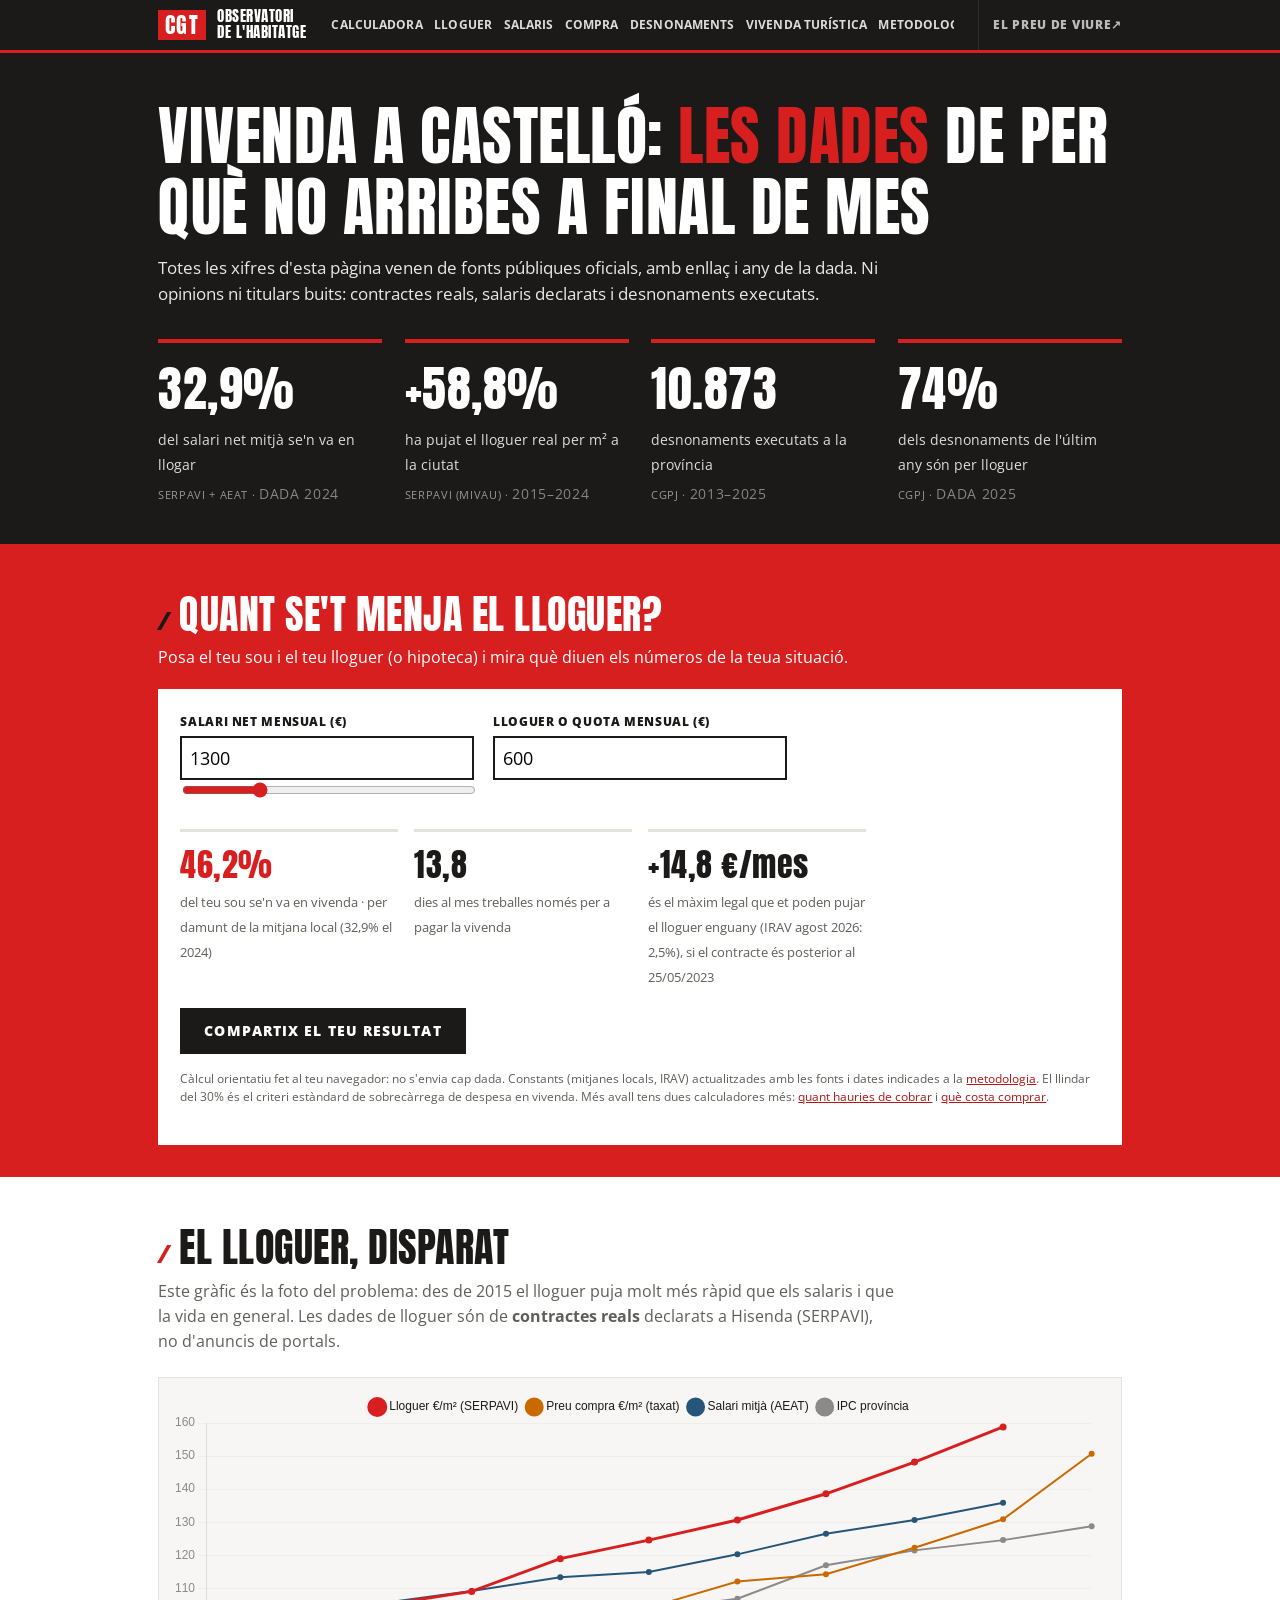
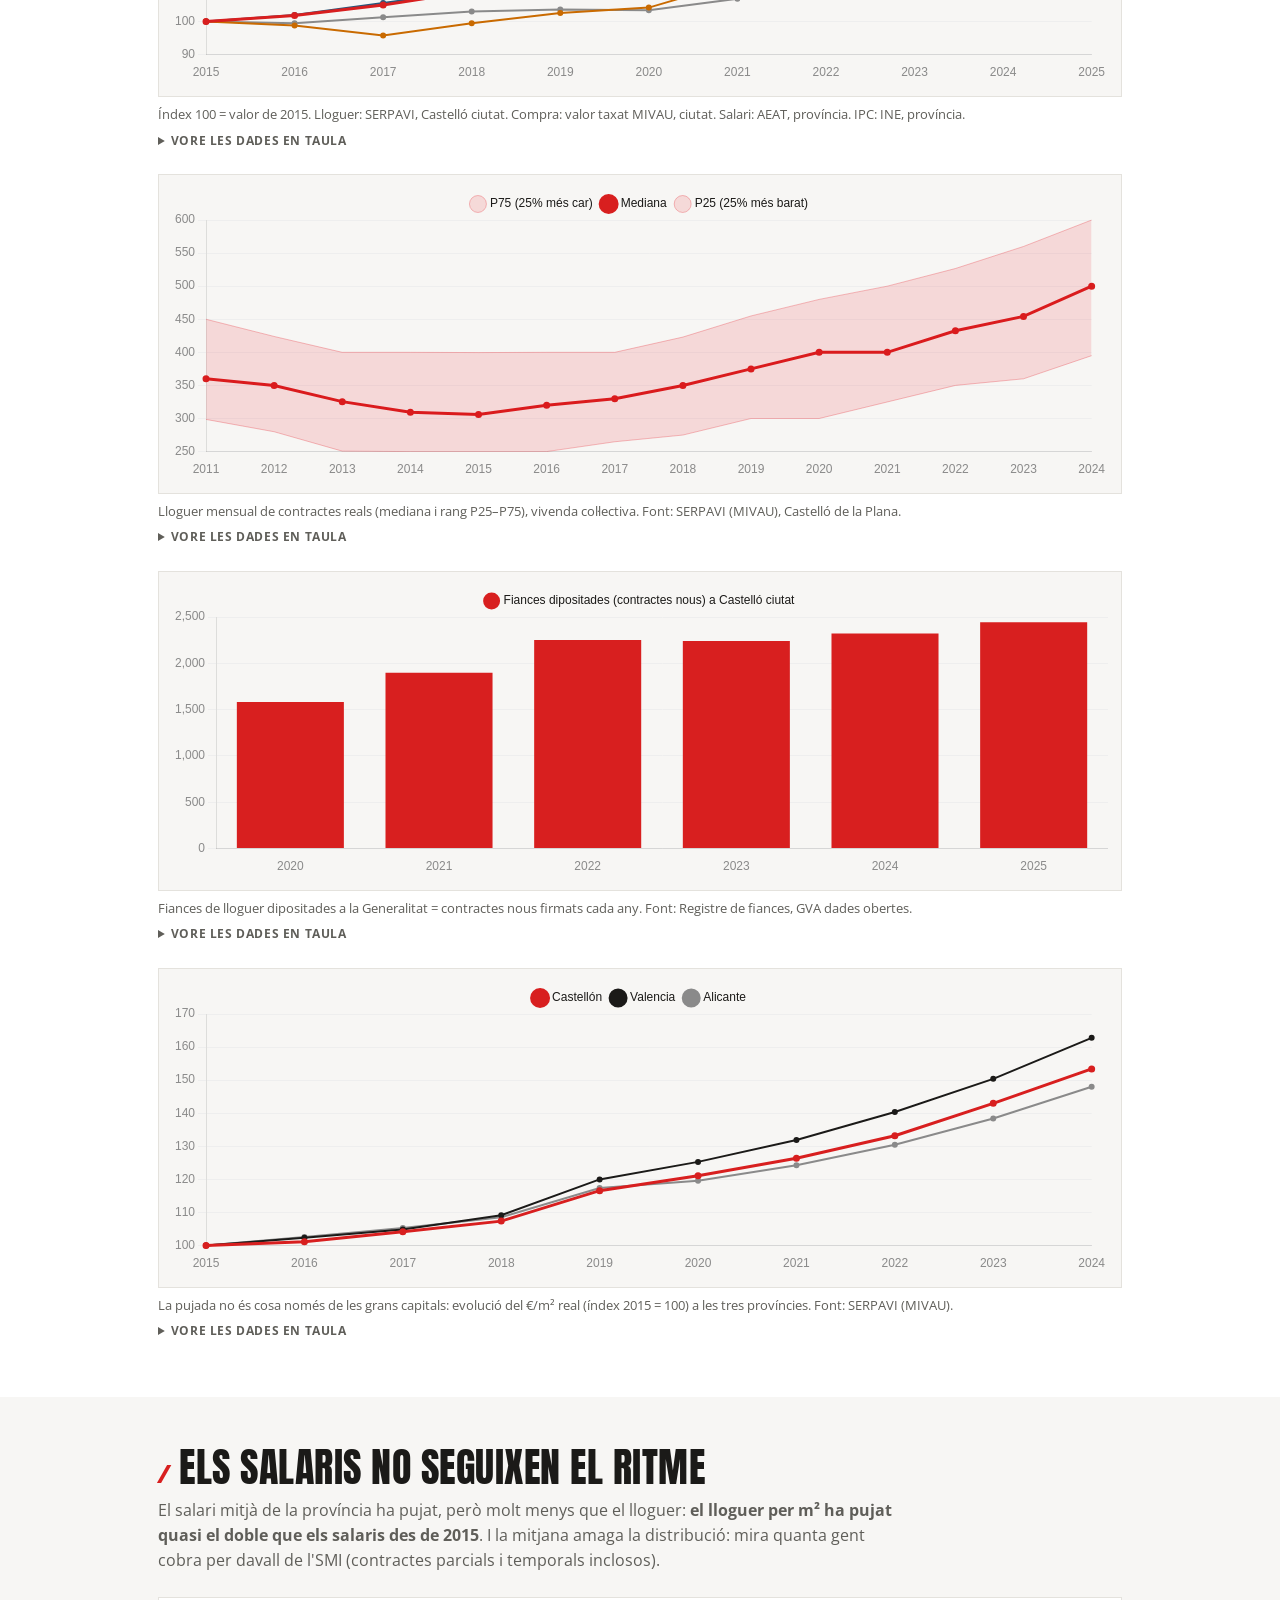
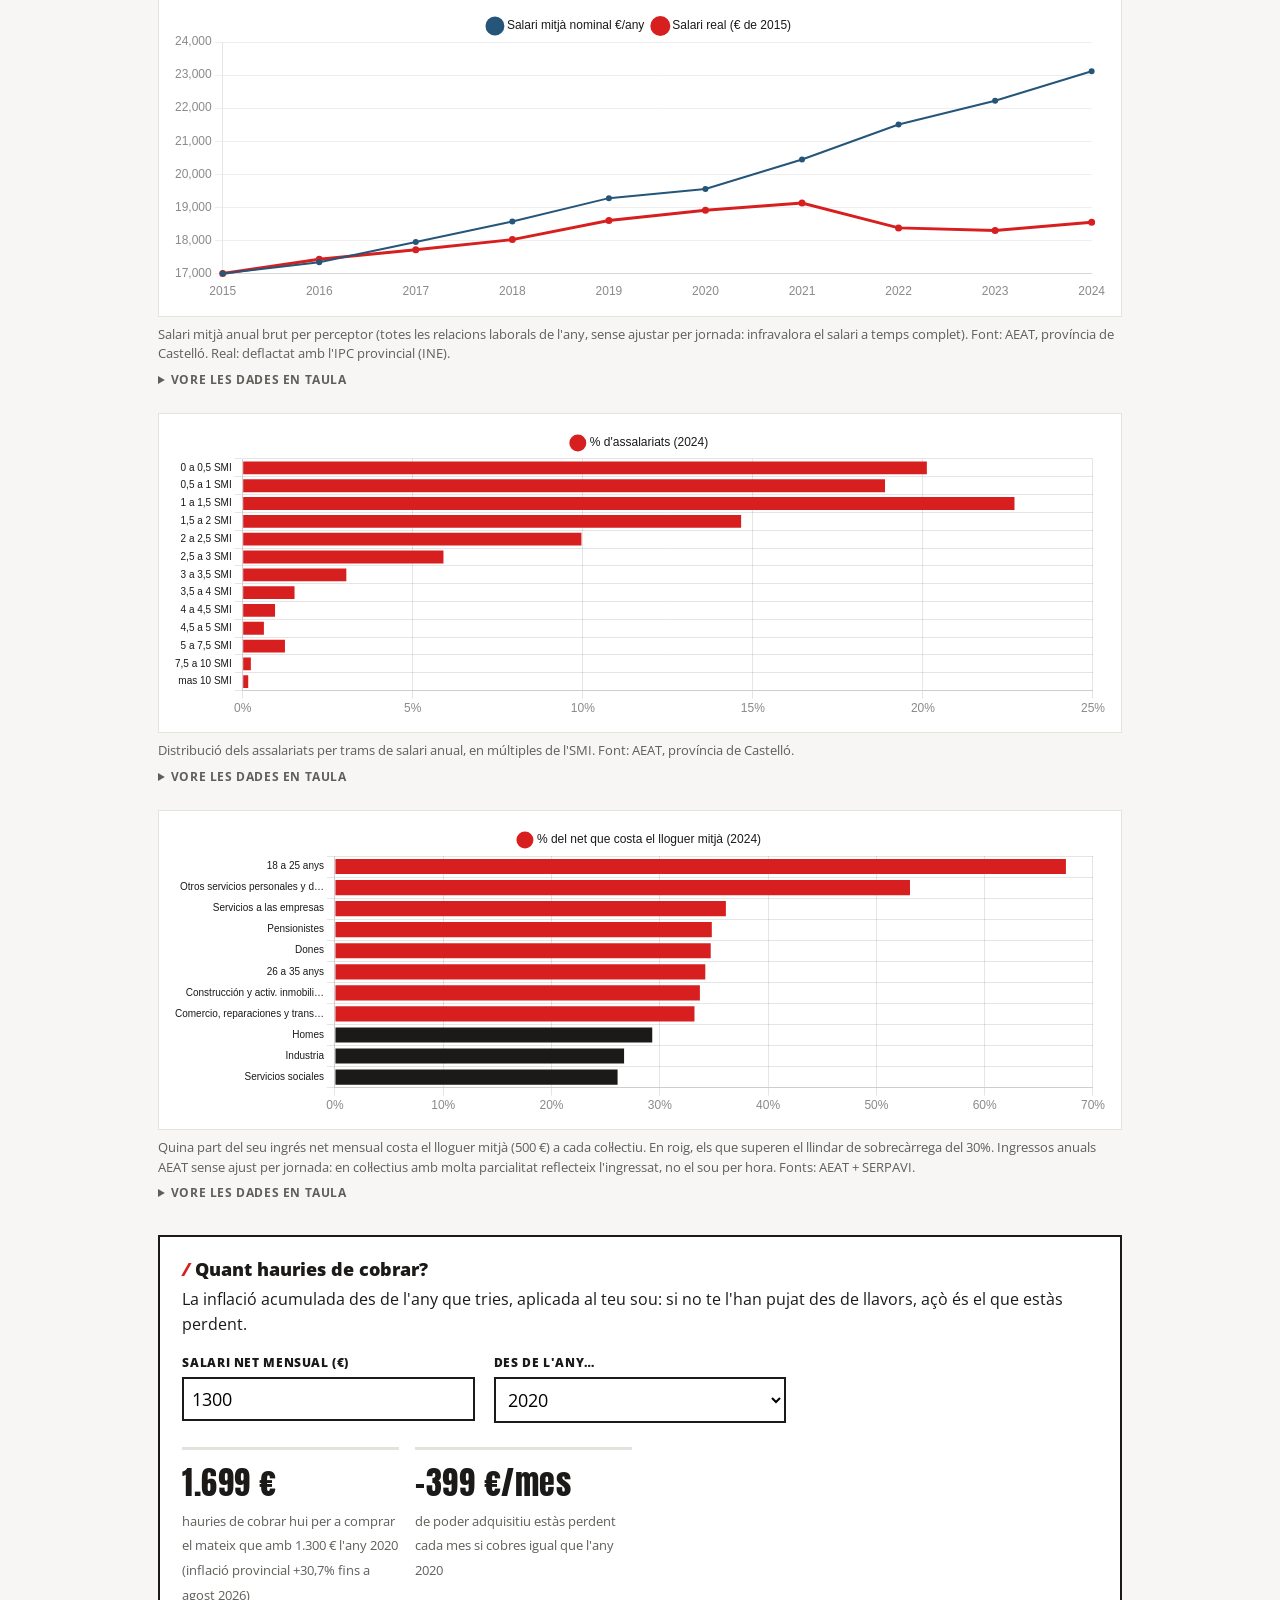
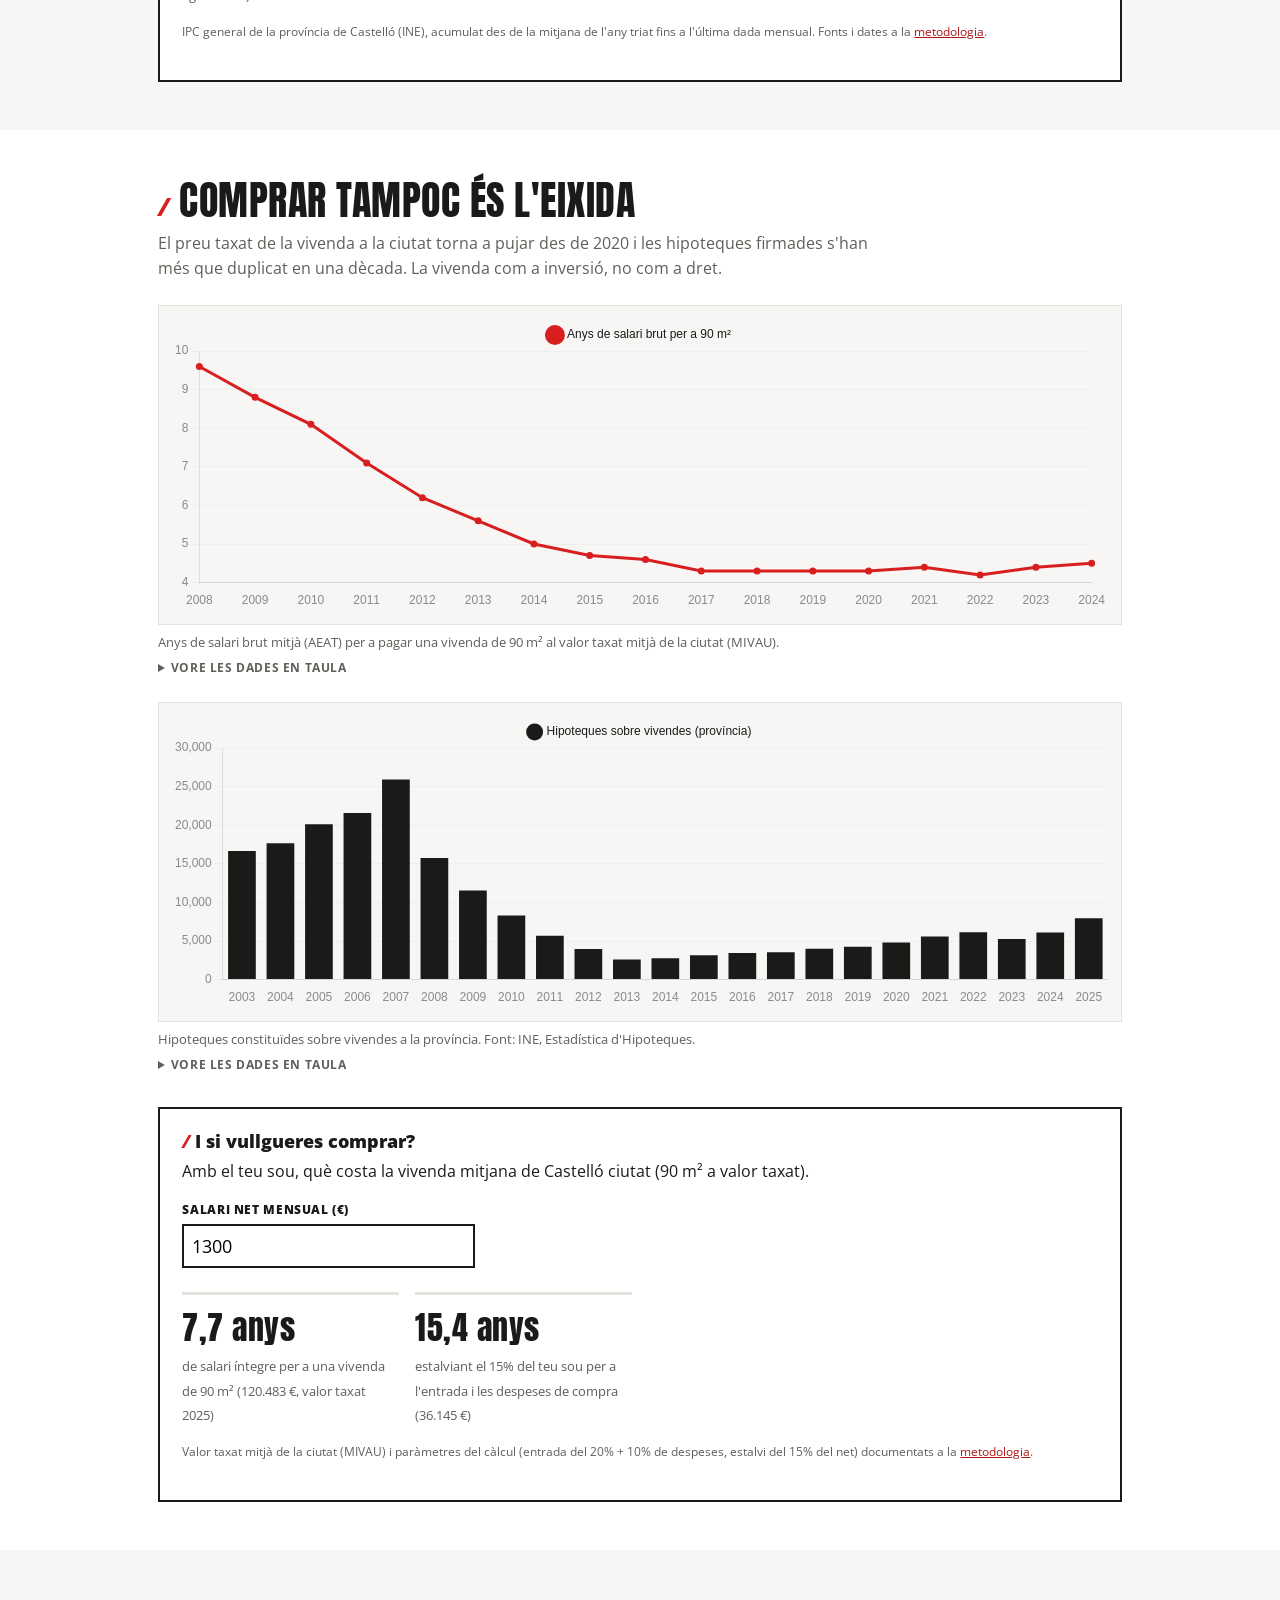
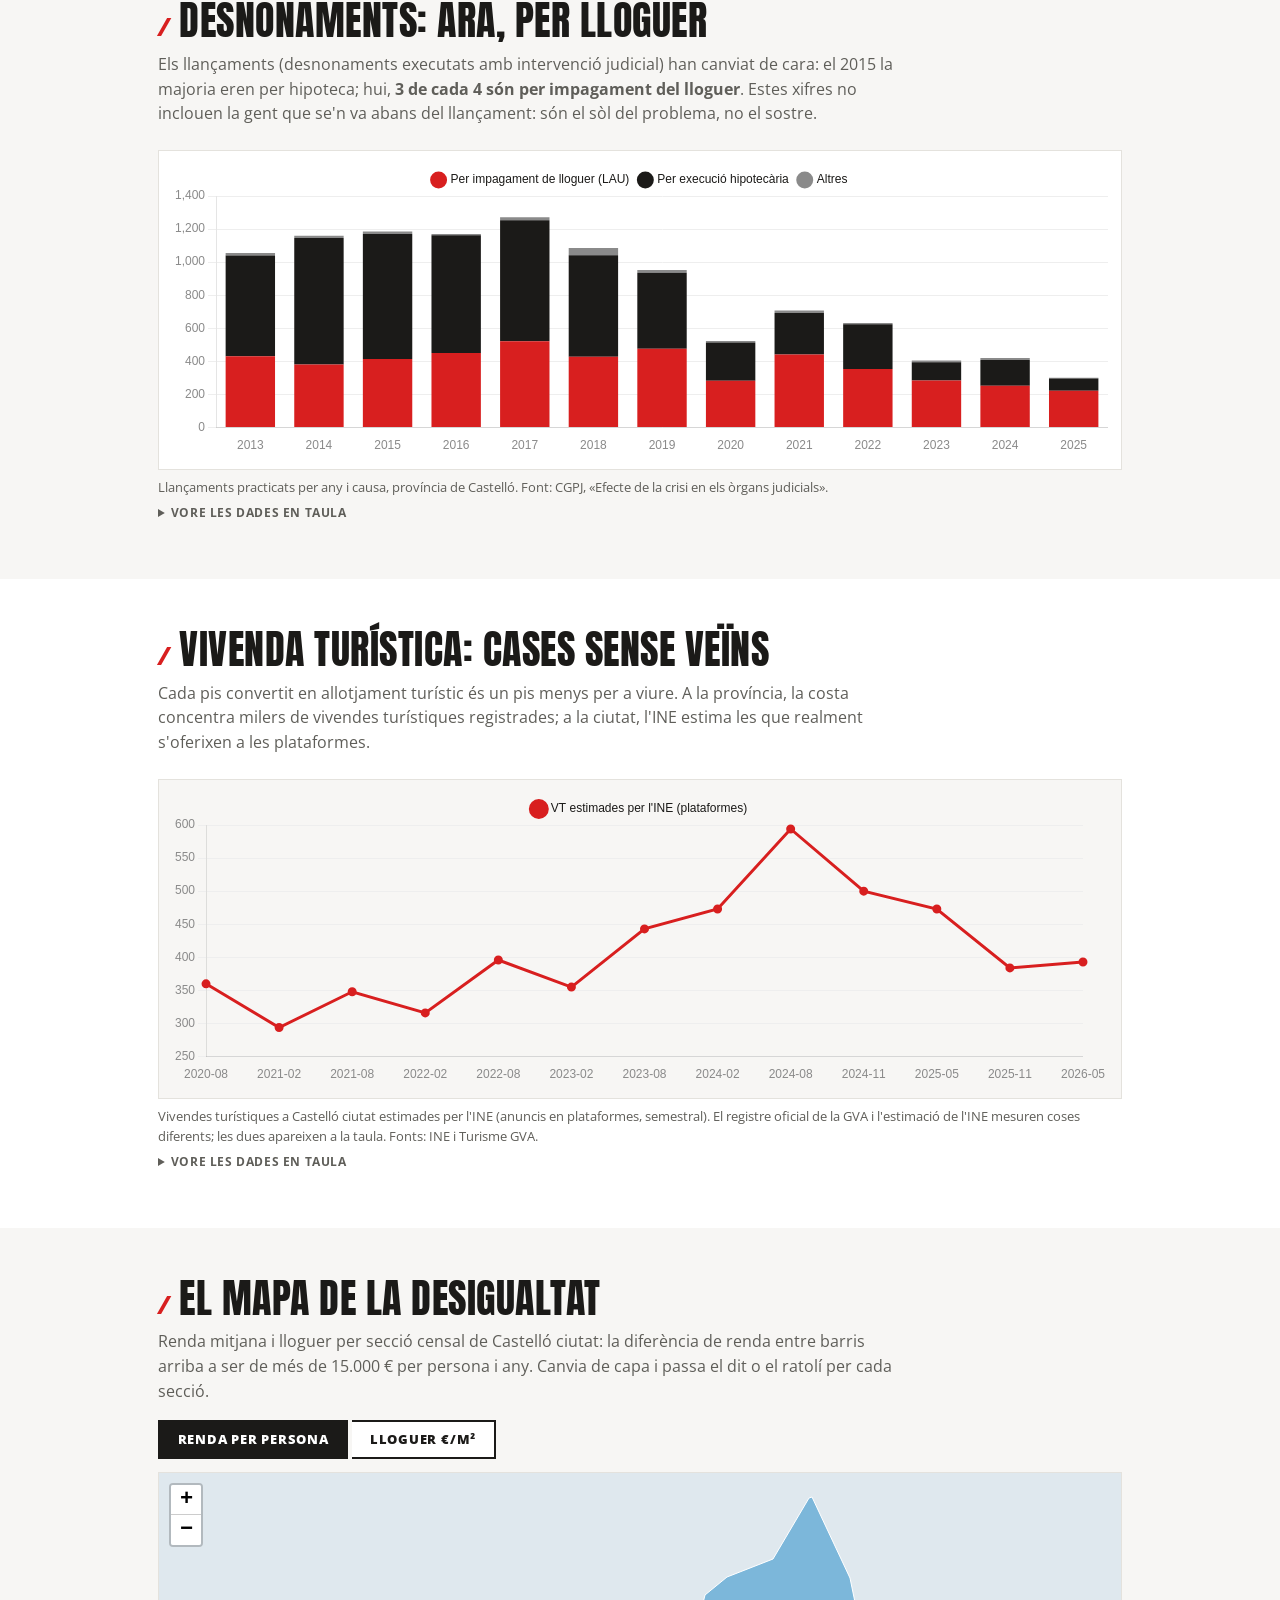
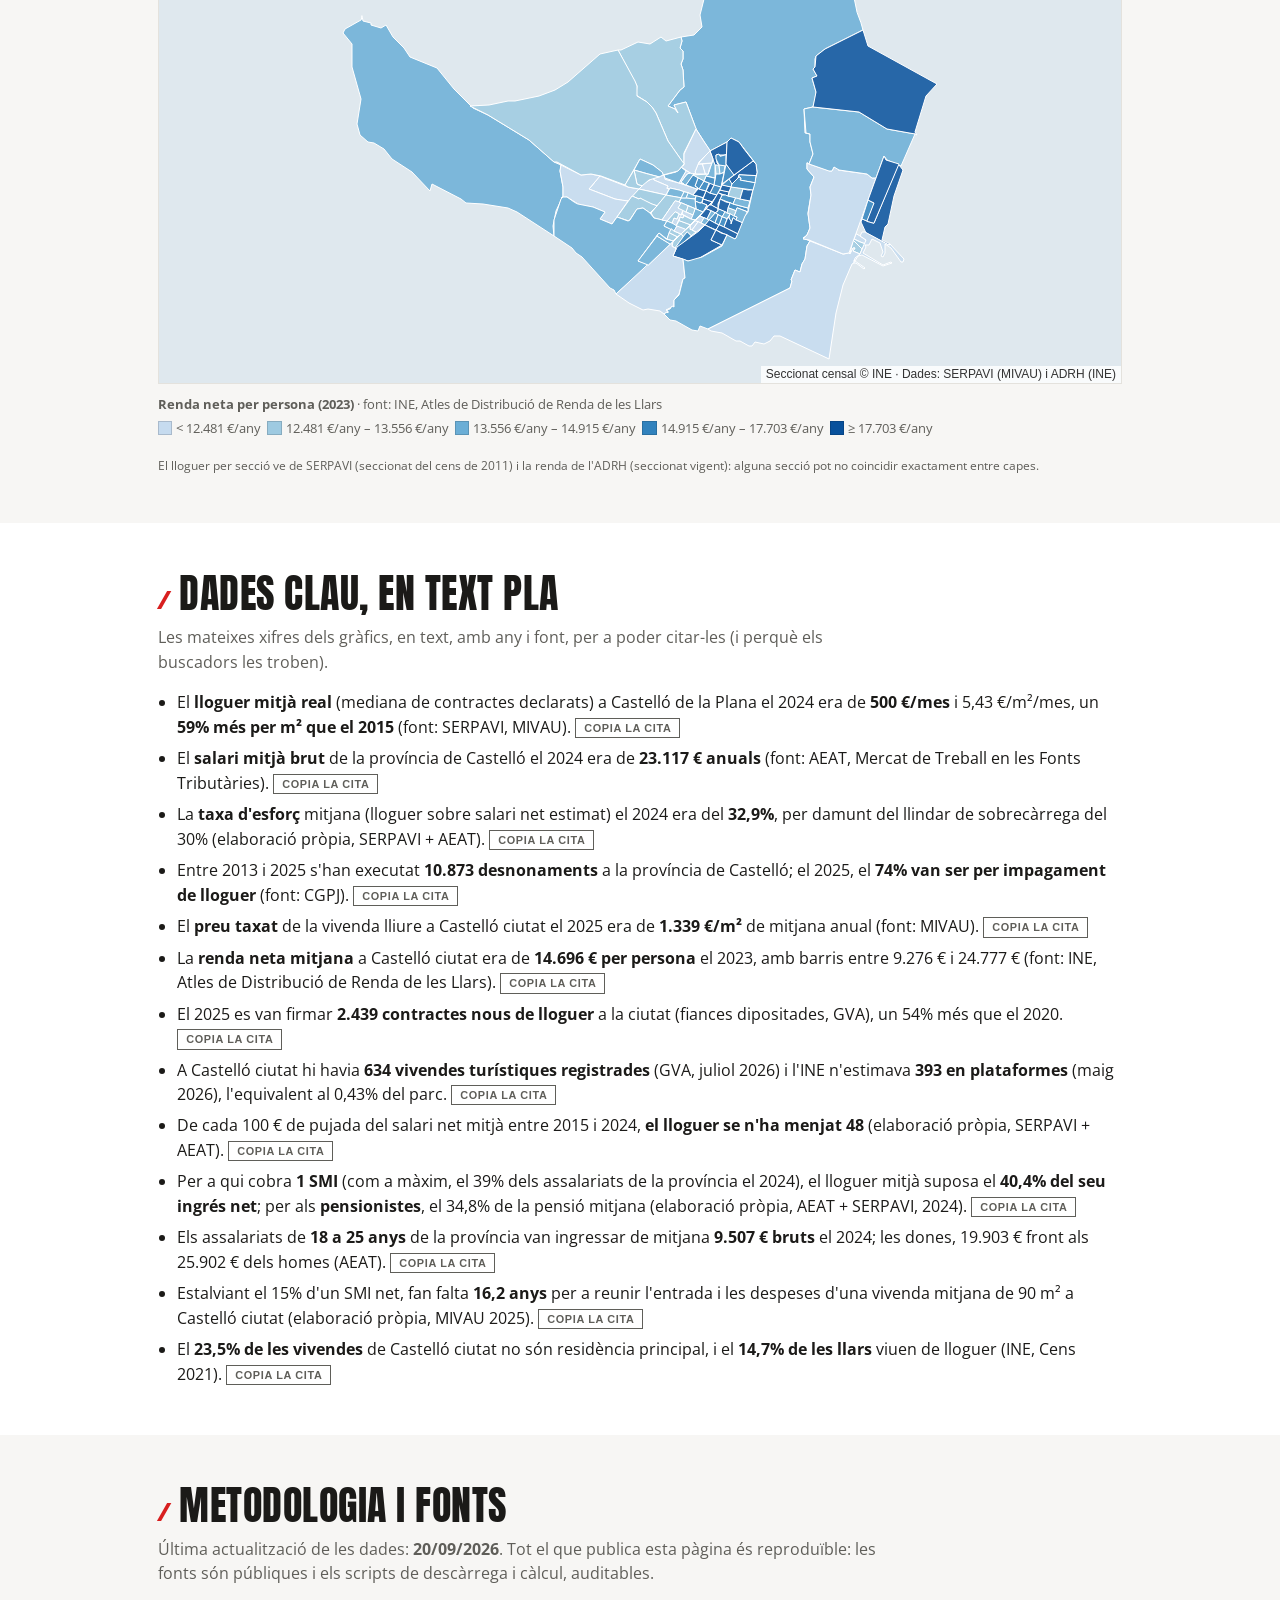
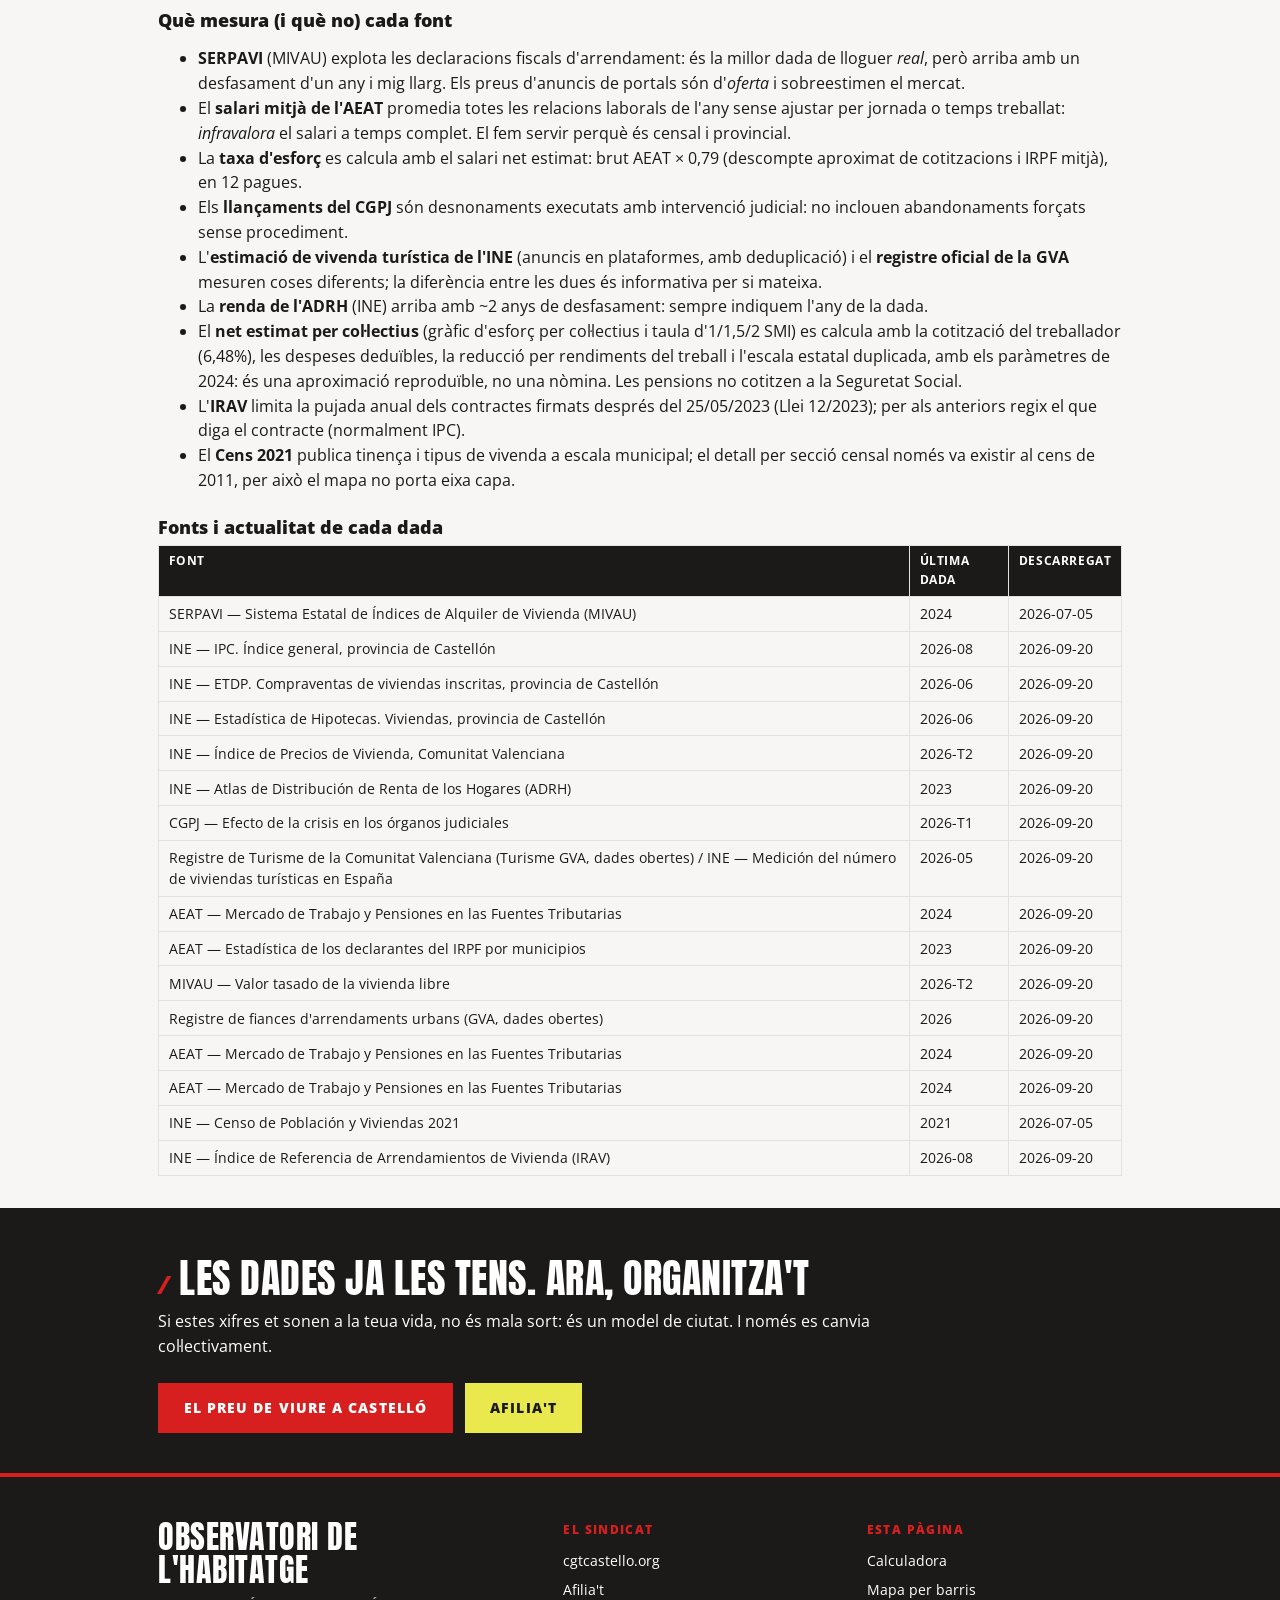
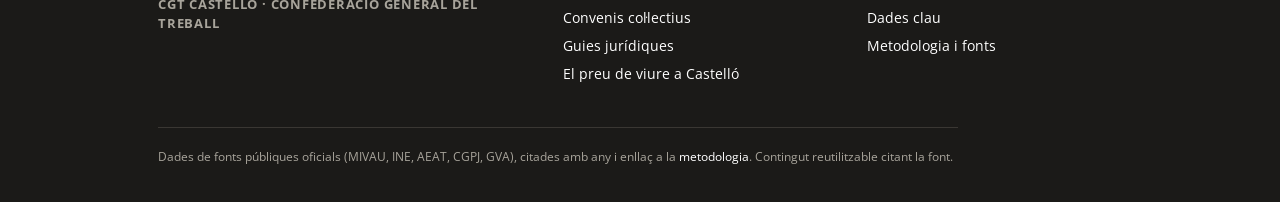
<file: web/index.html>
<!DOCTYPE html>
<html lang="ca">
<head>
<meta charset="utf-8">
<meta name="viewport" content="width=device-width, initial-scale=1">
<title>Observatori de l'Habitatge de Castelló — Preu del lloguer, salaris i desnonaments amb dades oficials</title>
<meta name="description" content="Preu real del lloguer, salaris, desnonaments i vivenda turística a Castelló de la Plana amb dades oficials (SERPAVI, INE, AEAT, CGPJ). Calcula quant et costa viure.">
<link rel="canonical" href="https://observatori.cgtcastello.org/">
<meta property="og:type" content="website">
<meta property="og:locale" content="ca_ES">
<meta property="og:site_name" content="Observatori de l'Habitatge de Castelló">
<meta property="og:title" content="Quant et costa viure a Castelló? Les dades oficials de la vivenda">
<meta property="og:description" content="El lloguer real ha pujat un 59% des de 2015; els salaris, un 36%. Dades oficials de lloguer, salaris i desnonaments, i una calculadora per a la teua situació.">
<meta property="og:url" content="https://observatori.cgtcastello.org/">
<meta property="og:image" content="https://observatori.cgtcastello.org/img/og-observatori.png">
<meta property="og:image:type" content="image/png">
<meta property="og:image:width" content="1200">
<meta property="og:image:height" content="630">
<meta property="og:image:alt" content="Observatori de l'Habitatge de CGT Castelló: des de 2015 el lloguer ha pujat un 59% i els salaris un 36%; el 32,9% de la renda neta se'n va al lloguer i hi ha hagut 10.873 desnonaments executats.">
<meta name="twitter:card" content="summary_large_image">
<meta name="theme-color" content="#1b1a18">
<link rel="preconnect" href="https://fonts.googleapis.com">
<link rel="preconnect" href="https://fonts.gstatic.com" crossorigin>
<link rel="stylesheet" href="https://fonts.googleapis.com/css2?family=Anton&family=Open+Sans:wght@400;600;700;800&display=swap">
<link rel="stylesheet" href="css/estils.css?v=202609201003">
<link rel="stylesheet" href="vendor/leaflet.css">
<script type="application/ld+json">
{
  "@context": "https://schema.org",
  "@graph": [
    {
      "@type": "Organization",
      "@id": "https://cgtcastello.org/#org",
      "name": "CGT Castelló",
      "url": "https://cgtcastello.org",
      "description": "Confederació General del Treball de Castelló, sindicat anarcosindicalista."
    },
    {
      "@type": "WebSite",
      "name": "Observatori de l'Habitatge de Castelló",
      "url": "https://observatori.cgtcastello.org/",
      "inLanguage": "ca",
      "publisher": { "@id": "https://cgtcastello.org/#org" }
    },
    {
      "@type": "Dataset",
      "name": "Lloguer real a Castelló de la Plana (SERPAVI)",
      "description": "Sèrie anual 2011-2024 del lloguer de contractes reals declarats fiscalment a Castelló de la Plana i província: mediana, P25 i P75 de €/m²/mes i €/mes, per municipi i secció censal.",
      "url": "https://observatori.cgtcastello.org/#lloguer",
      "creator": { "@id": "https://cgtcastello.org/#org" },
      "isBasedOn": "https://www.mivau.gob.es/vivienda/alquila-bien-es-tu-derecho/serpavi",
      "license": "https://creativecommons.org/licenses/by/4.0/",
      "distribution": [{
        "@type": "DataDownload",
        "encodingFormat": "application/json",
        "contentUrl": "https://observatori.cgtcastello.org/data/alquiler_serpavi.json"
      }]
    },
    {
      "@type": "Dataset",
      "name": "Salaris i taxa d'esforç a Castelló",
      "description": "Salari mitjà anual de la província de Castelló (AEAT, 2008-2024), distribució per trams d'SMI i taxa d'esforç del lloguer sobre el salari net estimat.",
      "url": "https://observatori.cgtcastello.org/#salaris",
      "creator": { "@id": "https://cgtcastello.org/#org" },
      "isBasedOn": "https://sede.agenciatributaria.gob.es/Sede/datosabiertos/catalogo/hacienda/Mercado_de_Trabajo_y_Pensiones_en_las_Fuentes_Tributarias.shtml",
      "license": "https://creativecommons.org/licenses/by/4.0/",
      "distribution": [{
        "@type": "DataDownload",
        "encodingFormat": "application/json",
        "contentUrl": "https://observatori.cgtcastello.org/data/salarios_aeat.json"
      }]
    },
    {
      "@type": "Dataset",
      "name": "Desnonaments a la província de Castelló",
      "description": "Llançaments practicats per trimestre i causa (lloguer LAU, execució hipotecària, altres) a la província de Castelló des de 2013, i sèrie anual del partit judicial de Castelló de la Plana. Font: CGPJ.",
      "url": "https://observatori.cgtcastello.org/#desnonaments",
      "creator": { "@id": "https://cgtcastello.org/#org" },
      "isBasedOn": "https://www.poderjudicial.es/cgpj/es/Temas/Estadistica-Judicial/Estudios-e-Informes/Efecto-de-la-Crisis-en-los-organos-judiciales/",
      "license": "https://creativecommons.org/licenses/by/4.0/",
      "distribution": [{
        "@type": "DataDownload",
        "encodingFormat": "application/json",
        "contentUrl": "https://observatori.cgtcastello.org/data/indicadores.json"
      }]
    },
    {
      "@type": "Dataset",
      "name": "Renda i lloguer per seccions censals de Castelló de la Plana",
      "description": "Renda neta mitjana per persona i llar (ADRH, INE) i lloguer €/m² (SERPAVI) per a les 110 seccions censals de Castelló de la Plana.",
      "url": "https://observatori.cgtcastello.org/#mapa",
      "creator": { "@id": "https://cgtcastello.org/#org" },
      "license": "https://creativecommons.org/licenses/by/4.0/",
      "distribution": [
        { "@type": "DataDownload", "encodingFormat": "application/json",
          "contentUrl": "https://observatori.cgtcastello.org/data/mapa_renta.json" },
        { "@type": "DataDownload", "encodingFormat": "application/json",
          "contentUrl": "https://observatori.cgtcastello.org/data/mapa_alquiler.json" }
      ]
    },
    {
      "@type": "FAQPage",
      "mainEntity": [
        {
          "@type": "Question",
          "name": "Quant costa llogar un pis a Castelló de la Plana?",
          "acceptedAnswer": { "@type": "Answer", "text": "Segons els contractes reals declarats fiscalment (SERPAVI, MIVAU), el lloguer mitjà (mediana) a Castelló de la Plana el 2024 era de 500 €/mes i 5,43 €/m²/mes per a vivenda col·lectiva. El 25% de contractes més cars superava els 600 €/mes." }
        },
        {
          "@type": "Question",
          "name": "Quant ha pujat el lloguer a Castelló?",
          "acceptedAnswer": { "@type": "Answer", "text": "Entre 2015 i 2024 el lloguer real per m² a Castelló de la Plana ha pujat un 59% (SERPAVI, MIVAU), mentre que l'IPC provincial va pujar un 25% i el salari mitjà un 36% en el mateix període." }
        },
        {
          "@type": "Question",
          "name": "Quin és el sou mitjà a Castelló?",
          "acceptedAnswer": { "@type": "Answer", "text": "El salari mitjà brut de la província de Castelló el 2024 era de 23.117 € anuals segons l'AEAT (Mercat de Treball en les Fonts Tributàries). Esta xifra promedia totes les relacions laborals de l'any, sense ajustar per jornada, i per tant infravalora el salari a temps complet." }
        },
        {
          "@type": "Question",
          "name": "Quina part del sou se'n va en llogar a Castelló?",
          "acceptedAnswer": { "@type": "Answer", "text": "El 2024, el lloguer mitjà (500 €/mes) suposava el 32,9% del salari net mitjà estimat de la província: per damunt del llindar del 30% que es considera sobrecàrrega de despesa en vivenda." }
        },
        {
          "@type": "Question",
          "name": "Quants desnonaments hi ha a Castelló?",
          "acceptedAnswer": { "@type": "Answer", "text": "Entre 2013 i 2025 es van executar 10.873 llançaments (desnonaments amb intervenció judicial) a la província de Castelló segons el CGPJ. El 2025 van ser 302, i el 74% van ser per impagament del lloguer (LAU)." }
        },
        {
          "@type": "Question",
          "name": "Quant costa comprar una vivenda a Castelló?",
          "acceptedAnswer": { "@type": "Answer", "text": "El valor taxat mitjà de la vivenda lliure a Castelló de la Plana el 2025 era de 1.339 €/m² (MIVAU): una vivenda de 90 m² costava uns 120.500 €, l'equivalent a 4,5 anys del salari brut mitjà de la província." }
        },
        {
          "@type": "Question",
          "name": "Quantes vivendes turístiques hi ha a Castelló?",
          "acceptedAnswer": { "@type": "Answer", "text": "A Castelló de la Plana hi havia 634 vivendes d'ús turístic inscrites al registre de la Generalitat (juliol de 2026) i l'INE n'estimava 393 anunciades en plataformes (maig de 2026), un 0,43% del parc. A la província, Orpesa (3.181), Peníscola (2.999) i Alcalà de Xivert (2.172) encapçalen el registre." }
        },
        {
          "@type": "Question",
          "name": "Quina és la renda mitjana per barris a Castelló de la Plana?",
          "acceptedAnswer": { "@type": "Answer", "text": "La renda neta mitjana era de 14.696 € per persona el 2023 (ADRH, INE), amb una desigualtat forta entre barris: de 9.276 € a la secció més pobra fins a 24.777 € a la més rica." }
        }
      ]
    }
  ]
}
</script>
</head>
<body>

<header class="principal">
  <div class="contenidor">
    <span class="marca">
      <a class="marca-sigles" href="https://cgtcastello.org" rel="noopener"
         aria-label="CGT Castelló">CGT</a>
      <a class="marca-nom" href="#inici">Observatori<br>de l'Habitatge</a>
    </span>
    <nav class="ancores" aria-label="Seccions">
      <a href="#calculadora">Calculadora</a>
      <a href="#lloguer">Lloguer</a>
      <a href="#salaris">Salaris</a>
      <a href="#compra">Compra</a>
      <a href="#desnonaments">Desnonaments</a>
      <a href="#turistica">Vivenda turística</a>
      <a href="#metodologia">Metodologia</a>
    </nav>
    <a class="altra" href="https://habitatge.cgtcastello.org/" rel="noopener">El preu de viure</a>
  </div>
</header>

<main id="inici">

  <!-- ================= HERO ================= -->
  <div class="hero">
    <div class="contenidor">
      <h1>Vivenda a Castelló: <em>les dades</em> de per què no arribes a final de mes</h1>
      <p class="subtitol">Totes les xifres d'esta pàgina venen de fonts públiques
        oficials, amb enllaç i any de la dada. Ni opinions ni titulars buits:
        contractes reals, salaris declarats i desnonaments executats.</p>
      <div class="cifres">
        <div class="cifra">
          <strong id="xifraEsforc">–</strong>
          <span>del salari net mitjà se'n va en llogar</span>
          <span class="font">SERPAVI + AEAT · <span id="xifraEsforcAny"></span></span>
        </div>
        <div class="cifra">
          <strong id="xifraLloguer">–</strong>
          <span>ha pujat el lloguer real per m² a la ciutat</span>
          <span class="font">SERPAVI (MIVAU) · <span id="xifraLloguerAny"></span></span>
        </div>
        <div class="cifra">
          <strong id="xifraDesnonaments">–</strong>
          <span>desnonaments executats a la província</span>
          <span class="font">CGPJ · <span id="xifraDesnonamentsAny"></span></span>
        </div>
        <div class="cifra">
          <strong id="xifraLau">–</strong>
          <span>dels desnonaments de l'últim any són per lloguer</span>
          <span class="font">CGPJ · <span id="xifraLauAny"></span></span>
        </div>
      </div>
    </div>
  </div>

  <p class="contenidor" id="avisError" hidden>⚠ No s'han pogut carregar les
    dades. Si has obert el fitxer directament, comprova que la carpeta
    <code>data/</code> està al costat de l'<code>index.html</code>.</p>

  <!-- ================= CALCULADORA ================= -->
  <section id="calculadora" aria-labelledby="titolCalc">
    <div class="contenidor">
      <h2 id="titolCalc">Quant se't menja el lloguer?</h2>
      <p>Posa el teu sou i el teu lloguer (o hipoteca) i mira què diuen els
        números de la teua situació.</p>
      <div class="calc-caixa">
        <div class="calc-camps">
          <div>
            <label for="inpSalari">Salari net mensual (€)</label>
            <input type="number" id="inpSalari" min="0" max="5000" step="10" value="1300" inputmode="numeric">
            <input type="range" id="inpSalariRang" min="400" max="4000" step="10" value="1300" aria-label="Salari net mensual (control lliscant)">
          </div>
          <div>
            <label for="inpLloguer">Lloguer o quota mensual (€)</label>
            <input type="number" id="inpLloguer" min="0" max="3000" step="10" value="600" inputmode="numeric">
          </div>
        </div>
        <div class="calc-resultats">
          <div class="resultat" id="resEsforc">
            <strong>–</strong>
            <span>del teu sou se'n va en vivenda · <span id="resEsforcNota"></span></span>
          </div>
          <div class="resultat" id="resDies">
            <strong>–</strong>
            <span>dies al mes treballes només per a pagar la vivenda</span>
          </div>
          <div class="resultat" id="resIrav">
            <strong>–</strong>
            <span id="resIravNota"></span>
          </div>
        </div>
        <button class="compartir" id="btnCompartir">Compartix el teu resultat</button>
        <p class="calc-nota">Càlcul orientatiu fet al teu navegador: no
          s'envia cap dada. Constants (mitjanes locals, IRAV) actualitzades
          amb les fonts i dates indicades a la
          <a href="#metodologia">metodologia</a>. El llindar del 30% és el
          criteri estàndard de sobrecàrrega de despesa en vivenda. Més avall
          tens dues calculadores més: <a href="#calcInflacio">quant hauries de
          cobrar</a> i <a href="#calcCompra">què costa comprar</a>.</p>
      </div>
    </div>
  </section>

  <!-- ================= LLOGUER ================= -->
  <section id="lloguer" aria-labelledby="titolLloguer">
    <div class="contenidor">
      <h2 id="titolLloguer">El lloguer, disparat</h2>
      <p class="entradeta">Este gràfic és la foto del problema: des de 2015 el
        lloguer puja molt més ràpid que els salaris i que la vida en general.
        Les dades de lloguer són de <strong>contractes reals</strong> declarats
        a Hisenda (SERPAVI), no d'anuncis de portals.</p>
      <figure class="grafic">
        <div class="marc">
          <canvas id="grafIndex100" role="img" aria-label="Gràfic de línies: evolució des de 2015 (base 100) del lloguer per metre quadrat, el preu de compra, el salari mitjà i l'IPC a Castelló"></canvas>
        </div>
        <figcaption>Índex 100 = valor de 2015. Lloguer: SERPAVI, Castelló ciutat.
          Compra: valor taxat MIVAU, ciutat. Salari: AEAT, província. IPC: INE, província.</figcaption>
        <details class="taula"><summary>Vore les dades en taula</summary></details>
      </figure>
      <figure class="grafic">
        <div class="marc">
          <canvas id="grafLloguer" role="img" aria-label="Gràfic de línies: lloguer mensual mitjà de contractes reals a Castelló ciutat, amb el rang entre el percentil 25 i el 75"></canvas>
        </div>
        <figcaption>Lloguer mensual de contractes reals (mediana i rang P25–P75),
          vivenda col·lectiva. Font: SERPAVI (MIVAU), Castelló de la Plana.</figcaption>
        <details class="taula"><summary>Vore les dades en taula</summary></details>
      </figure>
      <figure class="grafic">
        <div class="marc">
          <canvas id="grafFiances" role="img" aria-label="Gràfic de barres: contractes de lloguer nous per any a Castelló ciutat segons les fiances dipositades"></canvas>
        </div>
        <figcaption>Fiances de lloguer dipositades a la Generalitat = contractes
          nous firmats cada any. Font: Registre de fiances, GVA dades obertes.</figcaption>
        <details class="taula"><summary>Vore les dades en taula</summary></details>
      </figure>
      <figure class="grafic">
        <div class="marc">
          <canvas id="grafComparativa" role="img" aria-label="Gràfic de línies: evolució del lloguer per metre quadrat des de 2015 a les províncies de Castelló, València i Alacant, en índex base 100"></canvas>
        </div>
        <figcaption>La pujada no és cosa només de les grans capitals: evolució
          del €/m² real (índex 2015 = 100) a les tres províncies. Font: SERPAVI
          (MIVAU).</figcaption>
        <details class="taula"><summary>Vore les dades en taula</summary></details>
      </figure>
    </div>
  </section>

  <!-- ================= SALARIS ================= -->
  <section id="salaris" aria-labelledby="titolSalaris">
    <div class="contenidor">
      <h2 id="titolSalaris">Els salaris no seguixen el ritme</h2>
      <p class="entradeta">El salari mitjà de la província ha pujat, però molt
        menys que el lloguer: <strong>el lloguer per m² ha pujat quasi el doble
        que els salaris des de 2015</strong>. I la mitjana amaga la distribució:
        mira quanta gent cobra per davall de l'SMI (contractes parcials i
        temporals inclosos).</p>
      <figure class="grafic">
        <div class="marc">
          <canvas id="grafSalaris" role="img" aria-label="Gràfic de línies: salari mitjà anual nominal i salari real en euros de 2015 a la província de Castelló"></canvas>
        </div>
        <figcaption>Salari mitjà anual brut per perceptor (totes les relacions
          laborals de l'any, sense ajustar per jornada: infravalora el salari a
          temps complet). Font: AEAT, província de Castelló. Real: deflactat amb
          l'IPC provincial (INE).</figcaption>
        <details class="taula"><summary>Vore les dades en taula</summary></details>
      </figure>
      <figure class="grafic">
        <div class="marc">
          <canvas id="grafTrams" role="img" aria-label="Gràfic de barres horitzontals: distribució dels assalariats de la província per trams de salari en múltiples de l'SMI"></canvas>
        </div>
        <figcaption>Distribució dels assalariats per trams de salari anual, en
          múltiples de l'SMI. Font: AEAT, província de Castelló.</figcaption>
        <details class="taula"><summary>Vore les dades en taula</summary></details>
      </figure>
      <figure class="grafic">
        <div class="marc">
          <canvas id="grafColectius" role="img" aria-label="Gràfic de barres horitzontals: percentatge del salari net que costa el lloguer mitjà segons el col·lectiu: edat, sexe, sector i pensionistes"></canvas>
        </div>
        <figcaption>Quina part del seu ingrés net mensual costa el lloguer
          mitjà (500 €) a cada col·lectiu. En roig, els que superen el llindar
          de sobrecàrrega del 30%. Ingressos anuals AEAT sense ajust per
          jornada: en col·lectius amb molta parcialitat reflecteix l'ingressat,
          no el sou per hora. Fonts: AEAT + SERPAVI.</figcaption>
        <details class="taula"><summary>Vore les dades en taula</summary></details>
      </figure>

      <div class="calc-caixa suau" id="calcInflacio">
        <h3>Quant hauries de cobrar?</h3>
        <p>La inflació acumulada des de l'any que tries, aplicada al teu sou:
          si no te l'han pujat des de llavors, açò és el que estàs perdent.</p>
        <div class="calc-camps">
          <div>
            <label for="inpSalariInf">Salari net mensual (€)</label>
            <input type="number" id="inpSalariInf" min="0" max="5000" step="10" value="1300" inputmode="numeric">
          </div>
          <div>
            <label for="inpAnyInf">Des de l'any…</label>
            <select id="inpAnyInf"></select>
          </div>
        </div>
        <div class="calc-resultats">
          <div class="resultat" id="resPoder">
            <strong>–</strong>
            <span id="resPoderNota"></span>
          </div>
          <div class="resultat" id="resPerdua">
            <strong>–</strong>
            <span id="resPerduaNota"></span>
          </div>
        </div>
        <p class="calc-nota">IPC general de la província de Castelló (INE),
          acumulat des de la mitjana de l'any triat fins a l'última dada
          mensual. Fonts i dates a la <a href="#metodologia">metodologia</a>.</p>
      </div>
    </div>
  </section>

  <!-- ================= COMPRA ================= -->
  <section id="compra" aria-labelledby="titolCompra">
    <div class="contenidor">
      <h2 id="titolCompra">Comprar tampoc és l'eixida</h2>
      <p class="entradeta">El preu taxat de la vivenda a la ciutat torna a
        pujar des de 2020 i les hipoteques firmades s'han més que duplicat en
        una dècada. La vivenda com a inversió, no com a dret.</p>
      <figure class="grafic">
        <div class="marc">
          <canvas id="grafCompra" role="img" aria-label="Gràfic de línies: anys de salari brut mitjà necessaris per a comprar una vivenda de 90 metres quadrats a Castelló ciutat"></canvas>
        </div>
        <figcaption>Anys de salari brut mitjà (AEAT) per a pagar una vivenda de
          90 m² al valor taxat mitjà de la ciutat (MIVAU).</figcaption>
        <details class="taula"><summary>Vore les dades en taula</summary></details>
      </figure>
      <figure class="grafic">
        <div class="marc">
          <canvas id="grafHipoteques" role="img" aria-label="Gràfic de barres: hipoteques constituïdes sobre vivendes cada any a la província de Castelló"></canvas>
        </div>
        <figcaption>Hipoteques constituïdes sobre vivendes a la província.
          Font: INE, Estadística d'Hipoteques.</figcaption>
        <details class="taula"><summary>Vore les dades en taula</summary></details>
      </figure>

      <div class="calc-caixa suau" id="calcCompra">
        <h3>I si vullgueres comprar?</h3>
        <p>Amb el teu sou, què costa la vivenda mitjana de Castelló ciutat
          (90 m² a valor taxat).</p>
        <div class="calc-camps">
          <div>
            <label for="inpSalariCompra">Salari net mensual (€)</label>
            <input type="number" id="inpSalariCompra" min="0" max="5000" step="10" value="1300" inputmode="numeric">
          </div>
        </div>
        <div class="calc-resultats">
          <div class="resultat" id="resComprar">
            <strong>–</strong>
            <span id="resComprarNota"></span>
          </div>
          <div class="resultat" id="resEntrada">
            <strong>–</strong>
            <span id="resEntradaNota"></span>
          </div>
        </div>
        <p class="calc-nota">Valor taxat mitjà de la ciutat (MIVAU) i
          paràmetres del càlcul (entrada del 20% + 10% de despeses, estalvi
          del 15% del net) documentats a la <a href="#metodologia">metodologia</a>.</p>
      </div>
    </div>
  </section>

  <!-- ================= DESNONAMENTS ================= -->
  <section id="desnonaments" aria-labelledby="titolDesnonaments">
    <div class="contenidor">
      <h2 id="titolDesnonaments">Desnonaments: ara, per lloguer</h2>
      <p class="entradeta">Els llançaments (desnonaments executats amb
        intervenció judicial) han canviat de cara: el 2015 la majoria eren per
        hipoteca; hui, <strong>3 de cada 4 són per impagament del
        lloguer</strong>. Estes xifres no inclouen la gent que se'n va abans
        del llançament: són el sòl del problema, no el sostre.</p>
      <figure class="grafic">
        <div class="marc">
          <canvas id="grafDesnonaments" role="img" aria-label="Gràfic de barres apilades: desnonaments executats per any a la província de Castelló, per causa: lloguer, execució hipotecària i altres"></canvas>
        </div>
        <figcaption>Llançaments practicats per any i causa, província de
          Castelló. Font: CGPJ, «Efecte de la crisi en els òrgans judicials».</figcaption>
        <details class="taula"><summary>Vore les dades en taula</summary></details>
      </figure>
    </div>
  </section>

  <!-- ================= VIVENDA TURÍSTICA ================= -->
  <section id="turistica" aria-labelledby="titolTuristica">
    <div class="contenidor">
      <h2 id="titolTuristica">Vivenda turística: cases sense veïns</h2>
      <p class="entradeta">Cada pis convertit en allotjament turístic és un pis
        menys per a viure. A la província, la costa concentra milers de
        vivendes turístiques registrades; a la ciutat, l'INE estima les que
        realment s'oferixen a les plataformes.</p>
      <figure class="grafic">
        <div class="marc">
          <canvas id="grafVT" role="img" aria-label="Gràfic de línies: vivendes turístiques estimades per l'INE a Castelló ciutat per semestres"></canvas>
        </div>
        <figcaption>Vivendes turístiques a Castelló ciutat estimades per l'INE
          (anuncis en plataformes, semestral). El registre oficial de la GVA i
          l'estimació de l'INE mesuren coses diferents; les dues apareixen a la
          taula. Fonts: INE i Turisme GVA.</figcaption>
        <details class="taula"><summary>Vore les dades en taula</summary></details>
      </figure>
    </div>
  </section>

  <!-- ================= MAPA ================= -->
  <section id="mapa" aria-labelledby="titolMapa">
    <div class="contenidor">
      <h2 id="titolMapa">El mapa de la desigualtat</h2>
      <p class="entradeta">Renda mitjana i lloguer per secció censal de
        Castelló ciutat: la diferència de renda entre barris arriba a ser de
        més de 15.000 € per persona i any. Canvia de capa i passa el dit o el
        ratolí per cada secció.</p>
      <div class="commutador" role="group" aria-label="Tria de capa del mapa">
        <button type="button" data-capa="renda" class="actiu" aria-pressed="true">Renda per persona</button>
        <button type="button" data-capa="lloguer" aria-pressed="false">Lloguer €/m²</button>
      </div>
      <div id="elMapa" role="application" aria-label="Mapa de coropletes de les seccions censals de Castelló de la Plana amb renda mitjana i lloguer"></div>
      <p id="llegendaMapa" class="llegenda" aria-live="polite"></p>
      <p class="calc-nota" style="color:var(--gris)">El lloguer per secció ve
        de SERPAVI (seccionat del cens de 2011) i la renda de l'ADRH (seccionat
        vigent): alguna secció pot no coincidir exactament entre capes.</p>
    </div>
  </section>

  <!-- ================= DADES CLAU (SEO/AEO) ================= -->
  <section id="dades-clau" aria-labelledby="titolDades">
    <div class="contenidor">
      <h2 id="titolDades">Dades clau, en text pla</h2>
      <p class="entradeta">Les mateixes xifres dels gràfics, en text, amb any i
        font, per a poder citar-les (i perquè els buscadors les troben).</p>
      <ul>
        <li>El <strong>lloguer mitjà real</strong> (mediana de contractes declarats) a
          Castelló de la Plana el 2024 era de <strong>500 €/mes</strong> i
          5,43 €/m²/mes, un <strong>59% més per m² que el 2015</strong>
          (font: SERPAVI, MIVAU).</li>
        <li>El <strong>salari mitjà brut</strong> de la província de Castelló el 2024 era de
          <strong>23.117 € anuals</strong> (font: AEAT, Mercat de Treball en les
          Fonts Tributàries).</li>
        <li>La <strong>taxa d'esforç</strong> mitjana (lloguer sobre salari net estimat) el
          2024 era del <strong>32,9%</strong>, per damunt del llindar de
          sobrecàrrega del 30% (elaboració pròpia, SERPAVI + AEAT).</li>
        <li>Entre 2013 i 2025 s'han executat <strong>10.873 desnonaments</strong> a la
          província de Castelló; el 2025, el <strong>74% van ser per impagament de
          lloguer</strong> (font: CGPJ).</li>
        <li>El <strong>preu taxat</strong> de la vivenda lliure a Castelló ciutat el 2025 era
          de <strong>1.339 €/m²</strong> de mitjana anual (font: MIVAU).</li>
        <li>La <strong>renda neta mitjana</strong> a Castelló ciutat era de
          <strong>14.696 € per persona</strong> el 2023, amb barris entre 9.276 € i
          24.777 € (font: INE, Atles de Distribució de Renda de les Llars).</li>
        <li>El 2025 es van firmar <strong>2.439 contractes nous de lloguer</strong> a la
          ciutat (fiances dipositades, GVA), un 54% més que el 2020.</li>
        <li>A Castelló ciutat hi havia <strong>634 vivendes turístiques registrades</strong>
          (GVA, juliol 2026) i l'INE n'estimava <strong>393 en plataformes</strong>
          (maig 2026), l'equivalent al 0,43% del parc.</li>
        <li>De cada 100 € de pujada del salari net mitjà entre 2015 i 2024,
          <strong>el lloguer se n'ha menjat 48</strong> (elaboració pròpia,
          SERPAVI + AEAT).</li>
        <li>Per a qui cobra <strong>1 SMI</strong> (com a màxim, el 39% dels
          assalariats de la província el 2024), el lloguer mitjà suposa el
          <strong>40,4% del seu ingrés net</strong>; per als
          <strong>pensionistes</strong>, el 34,8% de la pensió mitjana
          (elaboració pròpia, AEAT + SERPAVI, 2024).</li>
        <li>Els assalariats de <strong>18 a 25 anys</strong> de la província van ingressar
          de mitjana <strong>9.507 € bruts</strong> el 2024; les dones, 19.903 €
          front als 25.902 € dels homes (AEAT).</li>
        <li>Estalviant el 15% d'un SMI net, fan falta <strong>16,2 anys</strong>
          per a reunir l'entrada i les despeses d'una vivenda mitjana de 90 m²
          a Castelló ciutat (elaboració pròpia, MIVAU 2025).</li>
        <li>El <strong>23,5% de les vivendes</strong> de Castelló ciutat no són
          residència principal, i el <strong>14,7% de les llars</strong> viuen de
          lloguer (INE, Cens 2021).</li>
      </ul>
    </div>
  </section>

  <!-- ================= METODOLOGIA ================= -->
  <section id="metodologia" aria-labelledby="titolMetodologia">
    <div class="contenidor">
      <h2 id="titolMetodologia">Metodologia i fonts</h2>
      <p class="entradeta">Última actualització de les dades:
        <strong id="dataActualitzacio">–</strong>. Tot el que publica esta
        pàgina és reproduïble: les fonts són públiques i els scripts de
        descàrrega i càlcul, auditables.</p>

      <h3>Què mesura (i què no) cada font</h3>
      <ul>
        <li><strong>SERPAVI</strong> (MIVAU) explota les declaracions fiscals
          d'arrendament: és la millor dada de lloguer <em>real</em>, però arriba
          amb un desfasament d'un any i mig llarg. Els preus d'anuncis de portals
          són d'<em>oferta</em> i sobreestimen el mercat.</li>
        <li>El <strong>salari mitjà de l'AEAT</strong> promedia totes les relacions
          laborals de l'any sense ajustar per jornada o temps treballat:
          <em>infravalora</em> el salari a temps complet. El fem servir perquè és
          censal i provincial.</li>
        <li>La <strong>taxa d'esforç</strong> es calcula amb el salari net estimat:
          brut AEAT × 0,79 (descompte aproximat de cotitzacions i IRPF mitjà),
          en 12 pagues.</li>
        <li>Els <strong>llançaments del CGPJ</strong> són desnonaments executats amb
          intervenció judicial: no inclouen abandonaments forçats sense
          procediment.</li>
        <li>L'<strong>estimació de vivenda turística de l'INE</strong> (anuncis en
          plataformes, amb deduplicació) i el <strong>registre oficial de la
          GVA</strong> mesuren coses diferents; la diferència entre les dues és
          informativa per si mateixa.</li>
        <li>La <strong>renda de l'ADRH</strong> (INE) arriba amb ~2 anys de
          desfasament: sempre indiquem l'any de la dada.</li>
        <li>El <strong>net estimat per col·lectius</strong> (gràfic d'esforç per
          col·lectius i taula d'1/1,5/2 SMI) es calcula amb la cotització del
          treballador (6,48%), les despeses deduïbles, la reducció per
          rendiments del treball i l'escala estatal duplicada, amb els
          paràmetres de 2024: és una aproximació reproduïble, no una nòmina.
          Les pensions no cotitzen a la Seguretat Social.</li>
        <li>L'<strong>IRAV</strong> limita la pujada anual dels contractes
          firmats després del 25/05/2023 (Llei 12/2023); per als anteriors
          regix el que diga el contracte (normalment IPC).</li>
        <li>El <strong>Cens 2021</strong> publica tinença i tipus de vivenda a
          escala municipal; el detall per secció censal només va existir al
          cens de 2011, per això el mapa no porta eixa capa.</li>
      </ul>

      <h3>Fonts i actualitat de cada dada</h3>
      <table aria-describedby="titolMetodologia">
        <thead><tr><th>Font</th><th>Última dada</th><th>Descarregat</th></tr></thead>
        <tbody id="taulaFonts"></tbody>
      </table>
    </div>
  </section>

  <!-- ================= CTA ================= -->
  <section id="cta" aria-labelledby="titolCta">
    <div class="contenidor">
      <h2 id="titolCta">Les dades ja les tens. Ara, organitza't</h2>
      <p>Si estes xifres et sonen a la teua vida, no és mala sort: és un model
        de ciutat. I només es canvia col·lectivament.</p>
      <a class="boto" href="https://habitatge.cgtcastello.org/" rel="noopener">El preu de viure a Castelló</a>
      <a class="boto groc" href="https://cgtcastello.org/afiliat" rel="noopener">Afilia't</a>
    </div>
  </section>

</main>

<footer class="peu">
  <div class="contenidor">
    <div class="peu-graella">
      <div class="peu-marca">
        <p class="peu-titol">Observatori de<br>l'Habitatge</p>
        <p class="peu-sindicat">CGT Castelló · Confederació General del Treball</p>
      </div>
      <nav class="peu-bloc" aria-label="El sindicat">
        <p class="peu-etiqueta">El sindicat</p>
        <ul>
          <li><a href="https://cgtcastello.org" rel="noopener">cgtcastello.org</a></li>
          <li><a href="https://cgtcastello.org/afiliat" rel="noopener">Afilia't</a></li>
          <li><a href="https://cgtcastello.org/convenis" rel="noopener">Convenis col·lectius</a></li>
          <li><a href="https://cgtcastello.org/guies" rel="noopener">Guies jurídiques</a></li>
          <li><a href="https://habitatge.cgtcastello.org/" rel="noopener">El preu de viure a Castelló</a></li>
        </ul>
      </nav>
      <nav class="peu-bloc" aria-label="Esta pàgina">
        <p class="peu-etiqueta">Esta pàgina</p>
        <ul>
          <li><a href="#calculadora">Calculadora</a></li>
          <li><a href="#mapa">Mapa per barris</a></li>
          <li><a href="#dades-clau">Dades clau</a></li>
          <li><a href="#metodologia">Metodologia i fonts</a></li>
        </ul>
      </nav>
    </div>
    <p class="peu-llegal">Dades de fonts públiques oficials (MIVAU, INE, AEAT,
      CGPJ, GVA), citades amb any i enllaç a la
      <a href="#metodologia">metodologia</a>. Contingut reutilitzable citant la
      font.</p>
  </div>
</footer>

<script src="data/data.js?v=202609201003"></script>
<script src="vendor/chart.umd.min.js"></script>
<script src="vendor/leaflet.js"></script>
<script src="js/config.js?v=202609201003"></script>
<script src="js/app.js?v=202609201003"></script>
<script src="js/mapa.js?v=202609201003"></script>
</body>
</html>
</file>
<file: web/css/estils.css>
/* Observatori de l'Habitatge de Castelló — CGT Castelló
   Mobile-first, dades protagonistes. Identitat visual alineada amb
   cgtcastello.org: mateixos colors (--roig, --negre, --groc, --linia),
   Anton per als titulars, Open Sans per al text, cantons rectes. */

:root {
  --roig: #d81f1f;
  --roig-fosc: #b01818;
  --negre: #1b1a18;
  --gris: #5f5e59;
  --gris-clar: #e4e2dd;
  --groc: #e9e84c;
  --fons: #f7f6f4;
  --blanc: #fff;
  --verd: #1a7a3c;
  --taronja: #c96a00;
  --titol: "Anton", "Arial Narrow", Impact, sans-serif;
  --text: "Open Sans", -apple-system, BlinkMacSystemFont, "Segoe UI", Roboto,
    "Helvetica Neue", Arial, sans-serif;
  --max-ample: 1060px;
  font-size: 100%;
}

* { box-sizing: border-box; }

body {
  margin: 0;
  font-family: var(--text);
  background: var(--fons);
  color: var(--negre);
  line-height: 1.55;
}

h1, h2, h3 { line-height: 1.1; }
h1, h2 {
  font-family: var(--titol);
  font-weight: 400;
  text-transform: uppercase;
  letter-spacing: .5px;
}
h2 { font-size: clamp(1.6rem, 4vw, 2.5rem); margin: 0 0 .6rem; }
/* barra roja inclinada davant del títol, com a cgtcastello.org */
h2::before {
  content: "/";
  font-family: var(--text);
  font-style: italic;
  font-weight: 900;
  font-size: .62em;
  color: var(--roig);
  margin-right: .35em;
  vertical-align: 1px;
}
h3 { font-size: 1.15rem; font-weight: 800; margin: 1.5rem 0 .5rem; }
a { color: var(--roig-fosc); }
p { margin: .5rem 0 1rem; }

.contenidor {
  max-width: var(--max-ample); margin: 0 auto;
  padding: 0 clamp(1.25rem, 5vw, 3rem);
}

/* ---------- capçalera ---------- */
header.principal {
  background: var(--negre);
  color: var(--blanc);
  border-bottom: 3px solid var(--roig);
  position: sticky;
  top: 0;
  z-index: 50;
}
header.principal .contenidor {
  display: flex; align-items: stretch; gap: 1.2rem;
}
.marca {
  display: flex; align-items: center; gap: .7rem;
  flex-shrink: 0; text-decoration: none; color: var(--blanc);
  padding: .55rem 0;
}
.marca a { color: var(--blanc); text-decoration: none; }
.marca a:hover { color: var(--groc); }
.marca-sigles {
  background: var(--roig); color: var(--blanc);
  font-family: var(--titol); font-weight: 400; font-size: 1.35rem;
  letter-spacing: .06em; line-height: 1;
  padding: .32rem .45rem .22rem;
}
.marca-sigles:hover { color: var(--blanc); background: var(--roig-fosc); }
.marca-nom {
  font-family: var(--titol); font-weight: 400; text-transform: uppercase;
  font-size: .92rem; line-height: 1.06; letter-spacing: .5px;
}
nav.ancores {
  display: flex; align-items: center; margin-left: auto;
  overflow-x: auto; scrollbar-width: none; -webkit-overflow-scrolling: touch;
}
nav.ancores::-webkit-scrollbar { display: none; }
nav.ancores a {
  color: var(--blanc); text-decoration: none; white-space: nowrap;
  font-size: .73rem; font-weight: 700; letter-spacing: .01em;
  text-transform: uppercase; opacity: .85;
  padding: 1rem .36rem; border-bottom: 3px solid transparent; margin-bottom: -3px;
}
nav.ancores a:hover, nav.ancores a:focus {
  opacity: 1; color: var(--blanc); border-bottom-color: var(--roig);
}
/* enllaç a l'altra pàgina de la campanya */
header.principal .altra {
  display: flex; align-items: center; flex-shrink: 0;
  color: var(--blanc); text-decoration: none; white-space: nowrap;
  font-size: .72rem; font-weight: 800; letter-spacing: .06em;
  text-transform: uppercase; opacity: .7;
  padding-left: .9rem; margin-left: .3rem; border-left: 1px solid #3a3733;
}
header.principal .altra::after { content: " ↗"; }
header.principal .altra:hover { opacity: 1; color: var(--groc); }
@media (max-width: 900px) {
  .marca-nom { display: none; }
  header.principal .altra { display: none; }
}

/* ---------- hero ---------- */
.hero { background: var(--negre); color: var(--blanc); padding: 3rem 0 2.5rem; }
.hero h1 { font-size: clamp(2rem, 6vw, 4rem); margin: 0 0 .8rem; }
.hero h1 em { color: var(--roig); font-style: normal; }
.hero .subtitol {
  font-size: 1.05rem; opacity: .9; max-width: 46rem;
}
.cifres {
  display: grid; grid-template-columns: repeat(2, 1fr);
  gap: 1.4rem; margin-top: 2rem;
}
@media (min-width: 700px) { .cifres { grid-template-columns: repeat(4, 1fr); } }
.cifra { border-top: 4px solid var(--roig); padding-top: .6rem; }
.cifra strong {
  display: block; font-family: var(--titol); font-weight: 400;
  font-size: clamp(2rem, 5vw, 3rem); letter-spacing: .5px; color: var(--blanc);
}
.cifra span { font-size: .85rem; opacity: .85; }
.cifra .font {
  display: block; font-size: .68rem; text-transform: uppercase;
  letter-spacing: .06em; opacity: .55; margin-top: .4rem;
}

/* ---------- seccions ---------- */
section { padding: 3rem 0 2rem; scroll-margin-top: 4.5rem; }
section:nth-of-type(even) { background: var(--blanc); }
.entradeta { max-width: 46rem; color: var(--gris); }

figure.grafic { margin: 1.5rem 0; }
figure.grafic .marc {
  position: relative; height: 20rem; background: var(--blanc);
  border: 1px solid var(--gris-clar); padding: .8rem;
  transition: transform .18s ease, box-shadow .18s ease;
}
figure.grafic .marc:hover {
  transform: translateY(-4px); box-shadow: 7px 7px 0 var(--negre);
}
section:nth-of-type(even) figure.grafic .marc { background: var(--fons); }
figure.grafic figcaption {
  font-size: .8rem; color: var(--gris); margin-top: .5rem;
}
button.descarrega {
  font-size: .68rem; font-weight: 800; letter-spacing: .06em;
  text-transform: uppercase; padding: .2rem .5rem; cursor: pointer;
  border: 1px solid var(--gris); background: transparent; color: var(--gris);
  vertical-align: 1px;
}
button.descarrega:hover {
  border-color: var(--roig); background: var(--roig); color: var(--blanc);
}

details.taula { margin-top: .4rem; font-size: .85rem; }
details.taula summary {
  cursor: pointer; color: var(--gris); font-weight: 700;
  text-transform: uppercase; font-size: .75rem; letter-spacing: .05em;
}
details.taula table { border-collapse: collapse; margin-top: .5rem; width: 100%; }
details.taula th, details.taula td {
  border: 1px solid var(--gris-clar); padding: .25rem .5rem; text-align: right;
}
details.taula th:first-child, details.taula td:first-child { text-align: left; }

.destacat {
  border-left: 5px solid var(--roig); background: var(--blanc);
  padding: 1rem 1.2rem; margin: 1.2rem 0; max-width: 46rem;
}
section:nth-of-type(even) .destacat { background: var(--fons); }
/* subratllat groc del sindicat per a la xifra que importa */
.destacat strong {
  color: var(--negre);
  background: linear-gradient(transparent 58%, var(--groc) 58%);
}

/* ---------- calculadora ---------- */
#calculadora { background: var(--roig); color: var(--blanc); }
#calculadora h2 { color: var(--blanc); }
#calculadora h2::before { color: var(--negre); }
#calculadora > .contenidor > p a { color: var(--blanc); }
.calc-caixa a { color: var(--roig-fosc); }
.calc-caixa {
  background: var(--blanc); color: var(--negre);
  padding: 1.4rem; margin-top: 1.2rem;
}
/* variant per a les calculadores dins de seccions clares */
.calc-caixa.suau { border: 2px solid var(--negre); margin: 2rem 0 1rem; }
.calc-caixa.suau h3 { margin-top: 0; }
.calc-caixa.suau h3::before { content: "/ "; color: var(--roig); font-style: italic; }
.calc-camps { display: grid; gap: 1.2rem; }
@media (min-width: 700px) { .calc-camps { grid-template-columns: 1fr 1fr 1fr; } }
.calc-camps label {
  font-weight: 800; font-size: .78rem; display: block;
  text-transform: uppercase; letter-spacing: .05em;
}
.calc-camps input[type="number"], .calc-camps select {
  width: 100%; padding: .5rem; font-size: 1.1rem; margin-top: .3rem;
  font-family: var(--text);
  border: 2px solid var(--negre); background: var(--blanc);
}
.calc-camps input[type="range"] { width: 100%; accent-color: var(--roig); }
.calc-resultats {
  display: grid; gap: 1rem; margin-top: 1.5rem;
  grid-template-columns: repeat(2, 1fr);
}
@media (min-width: 700px) { .calc-resultats { grid-template-columns: repeat(4, 1fr); } }
.resultat { border-top: 3px solid var(--gris-clar); padding-top: .5rem; }
.resultat strong {
  display: block; font-family: var(--titol); font-weight: 400;
  font-size: 2rem; letter-spacing: .5px;
}
@media (max-width: 600px) { .resultat strong { font-size: 1.6rem; } }
.resultat span { font-size: .8rem; color: var(--gris); }
.resultat.ok strong { color: var(--verd); }
.resultat.alerta strong { color: var(--taronja); }
.resultat.perill strong { color: var(--roig); }
.calc-nota { font-size: .75rem; color: var(--gris); margin-top: 1rem; }
button.compartir {
  margin-top: 1.2rem; background: var(--negre); color: var(--blanc);
  font-family: var(--text); font-size: .85rem; font-weight: 800;
  letter-spacing: .08em; text-transform: uppercase;
  border: 0; padding: .85rem 1.5rem; cursor: pointer;
}
button.compartir:hover { background: var(--roig); }

/* ---------- mapa ---------- */
#elMapa {
  height: 26rem; border: 1px solid var(--gris-clar);
  background: #dfe8ee; z-index: 1;
}
@media (min-width: 700px) { #elMapa { height: 32rem; } }
.commutador { margin: 1rem 0 .8rem; }
.commutador button {
  font-family: var(--text); font-size: .8rem; font-weight: 800;
  letter-spacing: .06em; text-transform: uppercase;
  padding: .55rem 1.1rem; cursor: pointer;
  border: 2px solid var(--negre); background: var(--blanc); color: var(--negre);
}
.commutador button + button { border-left: 0; }
.commutador button.actiu { background: var(--negre); color: var(--blanc); }
.llegenda { font-size: .8rem; color: var(--gris); line-height: 1.9; }
.llegenda .clau {
  display: inline-block; width: .9rem; height: .9rem; vertical-align: -2px;
  margin-right: .25rem; border: 1px solid rgba(0,0,0,.15);
}

/* ---------- dades clau (SEO/AEO) ---------- */
#dades-clau ul { padding-left: 1.2rem; }
#dades-clau li { margin: .4rem 0; }

/* ---------- metodologia ---------- */
#metodologia table { border-collapse: collapse; width: 100%; font-size: .85rem; }
#metodologia th, #metodologia td {
  border: 1px solid var(--gris-clar); padding: .4rem .6rem; text-align: left;
  vertical-align: top;
}
#metodologia th {
  background: var(--negre); color: var(--blanc);
  text-transform: uppercase; font-size: .75rem; letter-spacing: .05em;
}

/* ---------- CTA ---------- */
#cta { background: var(--negre); color: var(--blanc); }
#cta h2 { color: var(--blanc); }
#cta p { max-width: 46rem; }
#cta a.boto {
  display: inline-block; background: var(--roig); color: var(--blanc);
  font-weight: 800; font-size: .85rem; letter-spacing: .08em;
  text-transform: uppercase; text-decoration: none;
  padding: .9rem 1.6rem; margin: .5rem .5rem .5rem 0;
}
#cta a.boto:hover { background: var(--blanc); color: var(--negre); }
#cta a.boto.groc { background: var(--groc); color: var(--negre); }
#cta a.boto.groc:hover { background: var(--blanc); }

/* ---------- peu ---------- */
footer.peu {
  background: var(--negre); color: var(--blanc);
  border-top: 4px solid var(--roig);
  font-size: .85rem;
  padding: 2.8rem 0 2.2rem;
}
footer.peu a { color: var(--blanc); text-decoration: none; }
footer.peu a:hover, footer.peu a:focus { color: var(--groc); text-decoration: underline; }
.peu-graella {
  display: grid; gap: 2rem 3rem;
  grid-template-columns: 1fr;
}
@media (min-width: 700px) {
  .peu-graella { grid-template-columns: 1.4fr 1fr 1fr; }
}
.peu-titol {
  font-family: var(--titol); font-weight: 400; text-transform: uppercase;
  font-size: clamp(1.5rem, 3vw, 2rem); line-height: 1.02; letter-spacing: .5px;
  margin: 0 0 .5rem;
}
.peu-sindicat {
  margin: 0; color: #a8a49b; font-size: .8rem;
  text-transform: uppercase; letter-spacing: .06em; font-weight: 700;
}
.peu-etiqueta {
  margin: 0 0 .7rem; color: var(--roig);
  font-size: .72rem; font-weight: 800; letter-spacing: .12em;
  text-transform: uppercase;
}
.peu-bloc ul { list-style: none; margin: 0; padding: 0; }
.peu-bloc li { margin: 0 0 .45rem; }
.peu-llegal {
  margin: 2.2rem 0 0; padding-top: 1.2rem;
  border-top: 1px solid #3a3733;
  color: #a8a49b; font-size: .78rem; max-width: 50rem;
}
.peu-llegal a { text-decoration: underline; }

/* accessibilitat */
.visualment-ocult {
  position: absolute; width: 1px; height: 1px; overflow: hidden;
  clip: rect(0 0 0 0); white-space: nowrap;
}
:focus-visible { outline: 3px solid var(--roig); outline-offset: 2px; }
@media (prefers-reduced-motion: reduce) {
  * { animation: none !important; transition: none !important; }
  figure.grafic .marc:hover { transform: none; }
}
</file>
<file: web/vendor/leaflet.css>
/* required styles */

.leaflet-pane,
.leaflet-tile,
.leaflet-marker-icon,
.leaflet-marker-shadow,
.leaflet-tile-container,
.leaflet-pane > svg,
.leaflet-pane > canvas,
.leaflet-zoom-box,
.leaflet-image-layer,
.leaflet-layer {
	position: absolute;
	left: 0;
	top: 0;
	}
.leaflet-container {
	overflow: hidden;
	}
.leaflet-tile,
.leaflet-marker-icon,
.leaflet-marker-shadow {
	-webkit-user-select: none;
	   -moz-user-select: none;
	        user-select: none;
	  -webkit-user-drag: none;
	}
/* Prevents IE11 from highlighting tiles in blue */
.leaflet-tile::selection {
	background: transparent;
}
/* Safari renders non-retina tile on retina better with this, but Chrome is worse */
.leaflet-safari .leaflet-tile {
	image-rendering: -webkit-optimize-contrast;
	}
/* hack that prevents hw layers "stretching" when loading new tiles */
.leaflet-safari .leaflet-tile-container {
	width: 1600px;
	height: 1600px;
	-webkit-transform-origin: 0 0;
	}
.leaflet-marker-icon,
.leaflet-marker-shadow {
	display: block;
	}
/* .leaflet-container svg: reset svg max-width decleration shipped in Joomla! (joomla.org) 3.x */
/* .leaflet-container img: map is broken in FF if you have max-width: 100% on tiles */
.leaflet-container .leaflet-overlay-pane svg {
	max-width: none !important;
	max-height: none !important;
	}
.leaflet-container .leaflet-marker-pane img,
.leaflet-container .leaflet-shadow-pane img,
.leaflet-container .leaflet-tile-pane img,
.leaflet-container img.leaflet-image-layer,
.leaflet-container .leaflet-tile {
	max-width: none !important;
	max-height: none !important;
	width: auto;
	padding: 0;
	}

.leaflet-container img.leaflet-tile {
	/* See: https://bugs.chromium.org/p/chromium/issues/detail?id=600120 */
	mix-blend-mode: plus-lighter;
}

.leaflet-container.leaflet-touch-zoom {
	-ms-touch-action: pan-x pan-y;
	touch-action: pan-x pan-y;
	}
.leaflet-container.leaflet-touch-drag {
	-ms-touch-action: pinch-zoom;
	/* Fallback for FF which doesn't support pinch-zoom */
	touch-action: none;
	touch-action: pinch-zoom;
}
.leaflet-container.leaflet-touch-drag.leaflet-touch-zoom {
	-ms-touch-action: none;
	touch-action: none;
}
.leaflet-container {
	-webkit-tap-highlight-color: transparent;
}
.leaflet-container a {
	-webkit-tap-highlight-color: rgba(51, 181, 229, 0.4);
}
.leaflet-tile {
	filter: inherit;
	visibility: hidden;
	}
.leaflet-tile-loaded {
	visibility: inherit;
	}
.leaflet-zoom-box {
	width: 0;
	height: 0;
	-moz-box-sizing: border-box;
	     box-sizing: border-box;
	z-index: 800;
	}
/* workaround for https://bugzilla.mozilla.org/show_bug.cgi?id=888319 */
.leaflet-overlay-pane svg {
	-moz-user-select: none;
	}

.leaflet-pane         { z-index: 400; }

.leaflet-tile-pane    { z-index: 200; }
.leaflet-overlay-pane { z-index: 400; }
.leaflet-shadow-pane  { z-index: 500; }
.leaflet-marker-pane  { z-index: 600; }
.leaflet-tooltip-pane   { z-index: 650; }
.leaflet-popup-pane   { z-index: 700; }

.leaflet-map-pane canvas { z-index: 100; }
.leaflet-map-pane svg    { z-index: 200; }

.leaflet-vml-shape {
	width: 1px;
	height: 1px;
	}
.lvml {
	behavior: url(#default#VML);
	display: inline-block;
	position: absolute;
	}


/* control positioning */

.leaflet-control {
	position: relative;
	z-index: 800;
	pointer-events: visiblePainted; /* IE 9-10 doesn't have auto */
	pointer-events: auto;
	}
.leaflet-top,
.leaflet-bottom {
	position: absolute;
	z-index: 1000;
	pointer-events: none;
	}
.leaflet-top {
	top: 0;
	}
.leaflet-right {
	right: 0;
	}
.leaflet-bottom {
	bottom: 0;
	}
.leaflet-left {
	left: 0;
	}
.leaflet-control {
	float: left;
	clear: both;
	}
.leaflet-right .leaflet-control {
	float: right;
	}
.leaflet-top .leaflet-control {
	margin-top: 10px;
	}
.leaflet-bottom .leaflet-control {
	margin-bottom: 10px;
	}
.leaflet-left .leaflet-control {
	margin-left: 10px;
	}
.leaflet-right .leaflet-control {
	margin-right: 10px;
	}


/* zoom and fade animations */

.leaflet-fade-anim .leaflet-popup {
	opacity: 0;
	-webkit-transition: opacity 0.2s linear;
	   -moz-transition: opacity 0.2s linear;
	        transition: opacity 0.2s linear;
	}
.leaflet-fade-anim .leaflet-map-pane .leaflet-popup {
	opacity: 1;
	}
.leaflet-zoom-animated {
	-webkit-transform-origin: 0 0;
	    -ms-transform-origin: 0 0;
	        transform-origin: 0 0;
	}
svg.leaflet-zoom-animated {
	will-change: transform;
}

.leaflet-zoom-anim .leaflet-zoom-animated {
	-webkit-transition: -webkit-transform 0.25s cubic-bezier(0,0,0.25,1);
	   -moz-transition:    -moz-transform 0.25s cubic-bezier(0,0,0.25,1);
	        transition:         transform 0.25s cubic-bezier(0,0,0.25,1);
	}
.leaflet-zoom-anim .leaflet-tile,
.leaflet-pan-anim .leaflet-tile {
	-webkit-transition: none;
	   -moz-transition: none;
	        transition: none;
	}

.leaflet-zoom-anim .leaflet-zoom-hide {
	visibility: hidden;
	}


/* cursors */

.leaflet-interactive {
	cursor: pointer;
	}
.leaflet-grab {
	cursor: -webkit-grab;
	cursor:    -moz-grab;
	cursor:         grab;
	}
.leaflet-crosshair,
.leaflet-crosshair .leaflet-interactive {
	cursor: crosshair;
	}
.leaflet-popup-pane,
.leaflet-control {
	cursor: auto;
	}
.leaflet-dragging .leaflet-grab,
.leaflet-dragging .leaflet-grab .leaflet-interactive,
.leaflet-dragging .leaflet-marker-draggable {
	cursor: move;
	cursor: -webkit-grabbing;
	cursor:    -moz-grabbing;
	cursor:         grabbing;
	}

/* marker & overlays interactivity */
.leaflet-marker-icon,
.leaflet-marker-shadow,
.leaflet-image-layer,
.leaflet-pane > svg path,
.leaflet-tile-container {
	pointer-events: none;
	}

.leaflet-marker-icon.leaflet-interactive,
.leaflet-image-layer.leaflet-interactive,
.leaflet-pane > svg path.leaflet-interactive,
svg.leaflet-image-layer.leaflet-interactive path {
	pointer-events: visiblePainted; /* IE 9-10 doesn't have auto */
	pointer-events: auto;
	}

/* visual tweaks */

.leaflet-container {
	background: #ddd;
	outline-offset: 1px;
	}
.leaflet-container a {
	color: #0078A8;
	}
.leaflet-zoom-box {
	border: 2px dotted #38f;
	background: rgba(255,255,255,0.5);
	}


/* general typography */
.leaflet-container {
	font-family: "Helvetica Neue", Arial, Helvetica, sans-serif;
	font-size: 12px;
	font-size: 0.75rem;
	line-height: 1.5;
	}


/* general toolbar styles */

.leaflet-bar {
	box-shadow: 0 1px 5px rgba(0,0,0,0.65);
	border-radius: 4px;
	}
.leaflet-bar a {
	background-color: #fff;
	border-bottom: 1px solid #ccc;
	width: 26px;
	height: 26px;
	line-height: 26px;
	display: block;
	text-align: center;
	text-decoration: none;
	color: black;
	}
.leaflet-bar a,
.leaflet-control-layers-toggle {
	background-position: 50% 50%;
	background-repeat: no-repeat;
	display: block;
	}
.leaflet-bar a:hover,
.leaflet-bar a:focus {
	background-color: #f4f4f4;
	}
.leaflet-bar a:first-child {
	border-top-left-radius: 4px;
	border-top-right-radius: 4px;
	}
.leaflet-bar a:last-child {
	border-bottom-left-radius: 4px;
	border-bottom-right-radius: 4px;
	border-bottom: none;
	}
.leaflet-bar a.leaflet-disabled {
	cursor: default;
	background-color: #f4f4f4;
	color: #bbb;
	}

.leaflet-touch .leaflet-bar a {
	width: 30px;
	height: 30px;
	line-height: 30px;
	}
.leaflet-touch .leaflet-bar a:first-child {
	border-top-left-radius: 2px;
	border-top-right-radius: 2px;
	}
.leaflet-touch .leaflet-bar a:last-child {
	border-bottom-left-radius: 2px;
	border-bottom-right-radius: 2px;
	}

/* zoom control */

.leaflet-control-zoom-in,
.leaflet-control-zoom-out {
	font: bold 18px 'Lucida Console', Monaco, monospace;
	text-indent: 1px;
	}

.leaflet-touch .leaflet-control-zoom-in, .leaflet-touch .leaflet-control-zoom-out  {
	font-size: 22px;
	}


/* layers control */

.leaflet-control-layers {
	box-shadow: 0 1px 5px rgba(0,0,0,0.4);
	background: #fff;
	border-radius: 5px;
	}
.leaflet-control-layers-toggle {
	background-image: url(images/layers.png);
	width: 36px;
	height: 36px;
	}
.leaflet-retina .leaflet-control-layers-toggle {
	background-image: url(images/layers-2x.png);
	background-size: 26px 26px;
	}
.leaflet-touch .leaflet-control-layers-toggle {
	width: 44px;
	height: 44px;
	}
.leaflet-control-layers .leaflet-control-layers-list,
.leaflet-control-layers-expanded .leaflet-control-layers-toggle {
	display: none;
	}
.leaflet-control-layers-expanded .leaflet-control-layers-list {
	display: block;
	position: relative;
	}
.leaflet-control-layers-expanded {
	padding: 6px 10px 6px 6px;
	color: #333;
	background: #fff;
	}
.leaflet-control-layers-scrollbar {
	overflow-y: scroll;
	overflow-x: hidden;
	padding-right: 5px;
	}
.leaflet-control-layers-selector {
	margin-top: 2px;
	position: relative;
	top: 1px;
	}
.leaflet-control-layers label {
	display: block;
	font-size: 13px;
	font-size: 1.08333em;
	}
.leaflet-control-layers-separator {
	height: 0;
	border-top: 1px solid #ddd;
	margin: 5px -10px 5px -6px;
	}

/* Default icon URLs */
.leaflet-default-icon-path { /* used only in path-guessing heuristic, see L.Icon.Default */
	background-image: url(images/marker-icon.png);
	}


/* attribution and scale controls */

.leaflet-container .leaflet-control-attribution {
	background: #fff;
	background: rgba(255, 255, 255, 0.8);
	margin: 0;
	}
.leaflet-control-attribution,
.leaflet-control-scale-line {
	padding: 0 5px;
	color: #333;
	line-height: 1.4;
	}
.leaflet-control-attribution a {
	text-decoration: none;
	}
.leaflet-control-attribution a:hover,
.leaflet-control-attribution a:focus {
	text-decoration: underline;
	}
.leaflet-attribution-flag {
	display: inline !important;
	vertical-align: baseline !important;
	width: 1em;
	height: 0.6669em;
	}
.leaflet-left .leaflet-control-scale {
	margin-left: 5px;
	}
.leaflet-bottom .leaflet-control-scale {
	margin-bottom: 5px;
	}
.leaflet-control-scale-line {
	border: 2px solid #777;
	border-top: none;
	line-height: 1.1;
	padding: 2px 5px 1px;
	white-space: nowrap;
	-moz-box-sizing: border-box;
	     box-sizing: border-box;
	background: rgba(255, 255, 255, 0.8);
	text-shadow: 1px 1px #fff;
	}
.leaflet-control-scale-line:not(:first-child) {
	border-top: 2px solid #777;
	border-bottom: none;
	margin-top: -2px;
	}
.leaflet-control-scale-line:not(:first-child):not(:last-child) {
	border-bottom: 2px solid #777;
	}

.leaflet-touch .leaflet-control-attribution,
.leaflet-touch .leaflet-control-layers,
.leaflet-touch .leaflet-bar {
	box-shadow: none;
	}
.leaflet-touch .leaflet-control-layers,
.leaflet-touch .leaflet-bar {
	border: 2px solid rgba(0,0,0,0.2);
	background-clip: padding-box;
	}


/* popup */

.leaflet-popup {
	position: absolute;
	text-align: center;
	margin-bottom: 20px;
	}
.leaflet-popup-content-wrapper {
	padding: 1px;
	text-align: left;
	border-radius: 12px;
	}
.leaflet-popup-content {
	margin: 13px 24px 13px 20px;
	line-height: 1.3;
	font-size: 13px;
	font-size: 1.08333em;
	min-height: 1px;
	}
.leaflet-popup-content p {
	margin: 17px 0;
	margin: 1.3em 0;
	}
.leaflet-popup-tip-container {
	width: 40px;
	height: 20px;
	position: absolute;
	left: 50%;
	margin-top: -1px;
	margin-left: -20px;
	overflow: hidden;
	pointer-events: none;
	}
.leaflet-popup-tip {
	width: 17px;
	height: 17px;
	padding: 1px;

	margin: -10px auto 0;
	pointer-events: auto;

	-webkit-transform: rotate(45deg);
	   -moz-transform: rotate(45deg);
	    -ms-transform: rotate(45deg);
	        transform: rotate(45deg);
	}
.leaflet-popup-content-wrapper,
.leaflet-popup-tip {
	background: white;
	color: #333;
	box-shadow: 0 3px 14px rgba(0,0,0,0.4);
	}
.leaflet-container a.leaflet-popup-close-button {
	position: absolute;
	top: 0;
	right: 0;
	border: none;
	text-align: center;
	width: 24px;
	height: 24px;
	font: 16px/24px Tahoma, Verdana, sans-serif;
	color: #757575;
	text-decoration: none;
	background: transparent;
	}
.leaflet-container a.leaflet-popup-close-button:hover,
.leaflet-container a.leaflet-popup-close-button:focus {
	color: #585858;
	}
.leaflet-popup-scrolled {
	overflow: auto;
	}

.leaflet-oldie .leaflet-popup-content-wrapper {
	-ms-zoom: 1;
	}
.leaflet-oldie .leaflet-popup-tip {
	width: 24px;
	margin: 0 auto;

	-ms-filter: "progid:DXImageTransform.Microsoft.Matrix(M11=0.70710678, M12=0.70710678, M21=-0.70710678, M22=0.70710678)";
	filter: progid:DXImageTransform.Microsoft.Matrix(M11=0.70710678, M12=0.70710678, M21=-0.70710678, M22=0.70710678);
	}

.leaflet-oldie .leaflet-control-zoom,
.leaflet-oldie .leaflet-control-layers,
.leaflet-oldie .leaflet-popup-content-wrapper,
.leaflet-oldie .leaflet-popup-tip {
	border: 1px solid #999;
	}


/* div icon */

.leaflet-div-icon {
	background: #fff;
	border: 1px solid #666;
	}


/* Tooltip */
/* Base styles for the element that has a tooltip */
.leaflet-tooltip {
	position: absolute;
	padding: 6px;
	background-color: #fff;
	border: 1px solid #fff;
	border-radius: 3px;
	color: #222;
	white-space: nowrap;
	-webkit-user-select: none;
	-moz-user-select: none;
	-ms-user-select: none;
	user-select: none;
	pointer-events: none;
	box-shadow: 0 1px 3px rgba(0,0,0,0.4);
	}
.leaflet-tooltip.leaflet-interactive {
	cursor: pointer;
	pointer-events: auto;
	}
.leaflet-tooltip-top:before,
.leaflet-tooltip-bottom:before,
.leaflet-tooltip-left:before,
.leaflet-tooltip-right:before {
	position: absolute;
	pointer-events: none;
	border: 6px solid transparent;
	background: transparent;
	content: "";
	}

/* Directions */

.leaflet-tooltip-bottom {
	margin-top: 6px;
}
.leaflet-tooltip-top {
	margin-top: -6px;
}
.leaflet-tooltip-bottom:before,
.leaflet-tooltip-top:before {
	left: 50%;
	margin-left: -6px;
	}
.leaflet-tooltip-top:before {
	bottom: 0;
	margin-bottom: -12px;
	border-top-color: #fff;
	}
.leaflet-tooltip-bottom:before {
	top: 0;
	margin-top: -12px;
	margin-left: -6px;
	border-bottom-color: #fff;
	}
.leaflet-tooltip-left {
	margin-left: -6px;
}
.leaflet-tooltip-right {
	margin-left: 6px;
}
.leaflet-tooltip-left:before,
.leaflet-tooltip-right:before {
	top: 50%;
	margin-top: -6px;
	}
.leaflet-tooltip-left:before {
	right: 0;
	margin-right: -12px;
	border-left-color: #fff;
	}
.leaflet-tooltip-right:before {
	left: 0;
	margin-left: -12px;
	border-right-color: #fff;
	}

/* Printing */

@media print {
	/* Prevent printers from removing background-images of controls. */
	.leaflet-control {
		-webkit-print-color-adjust: exact;
		print-color-adjust: exact;
		}
	}
</file>
